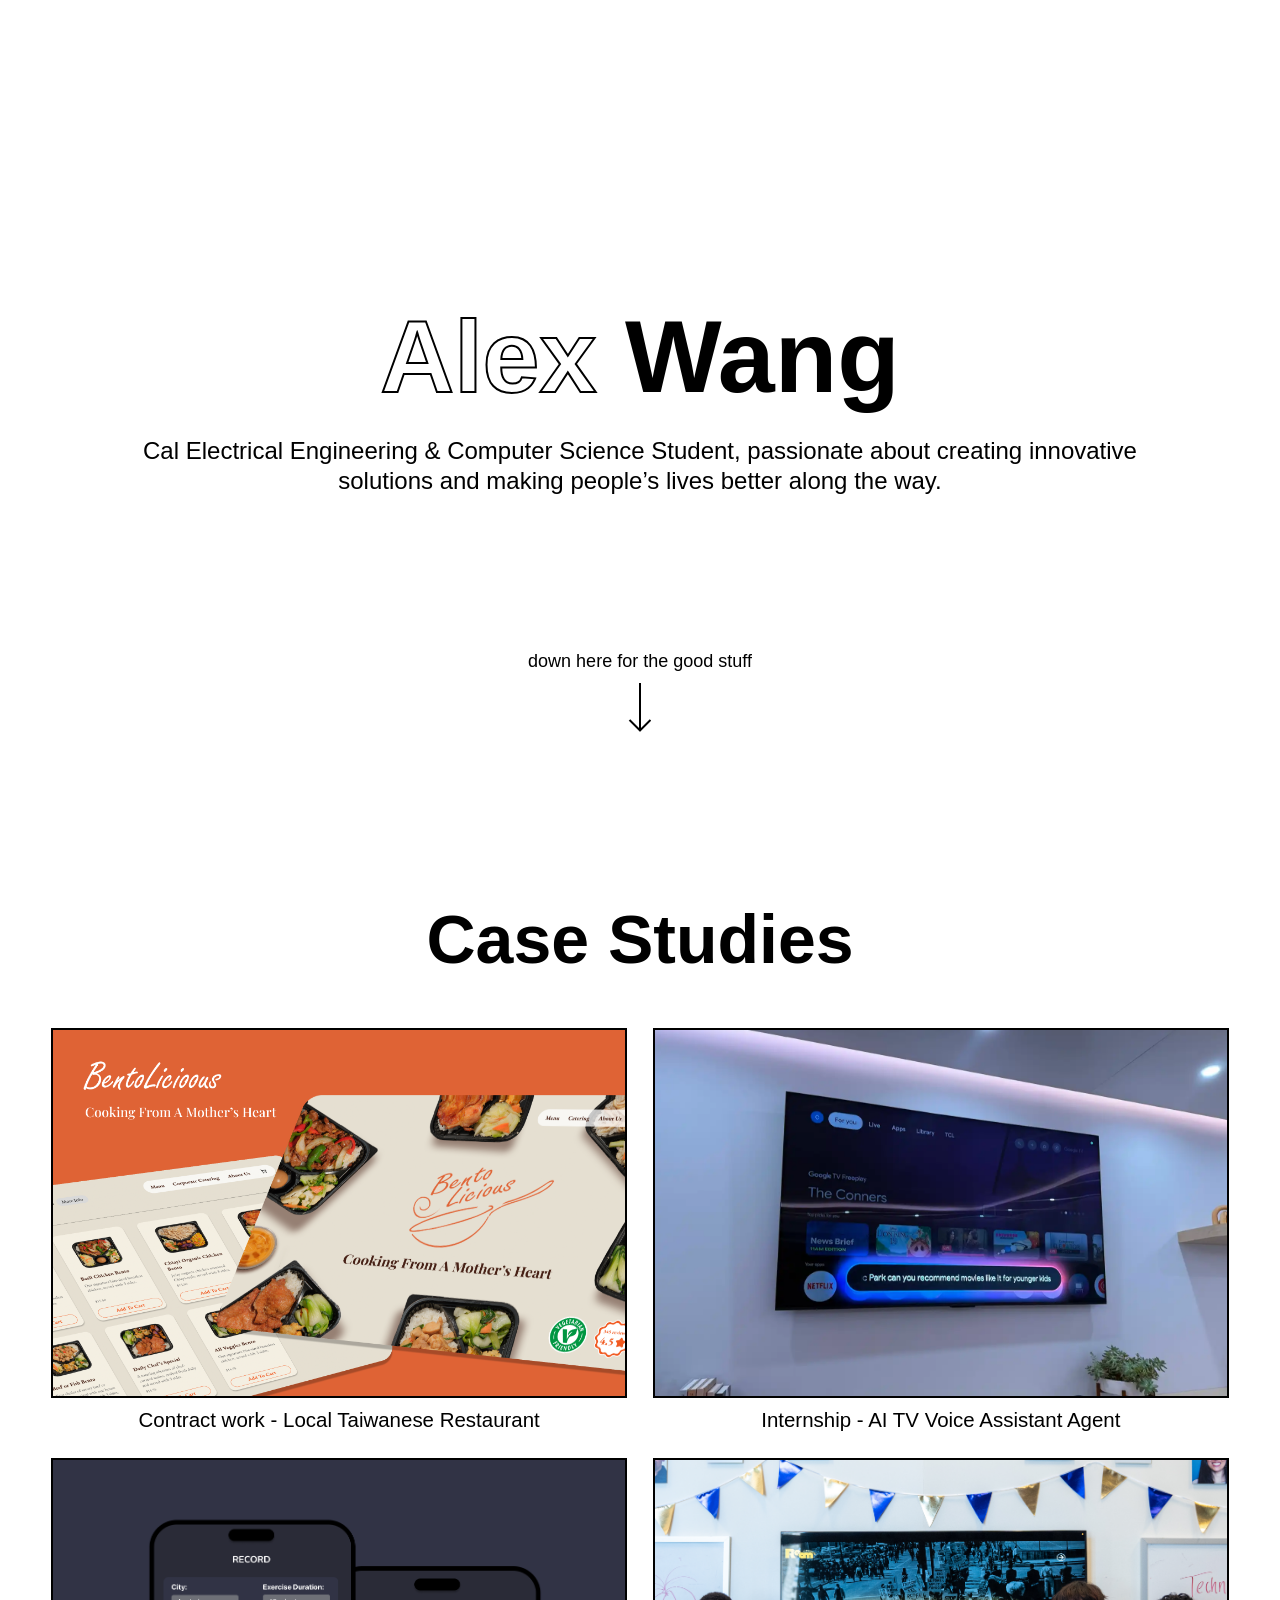
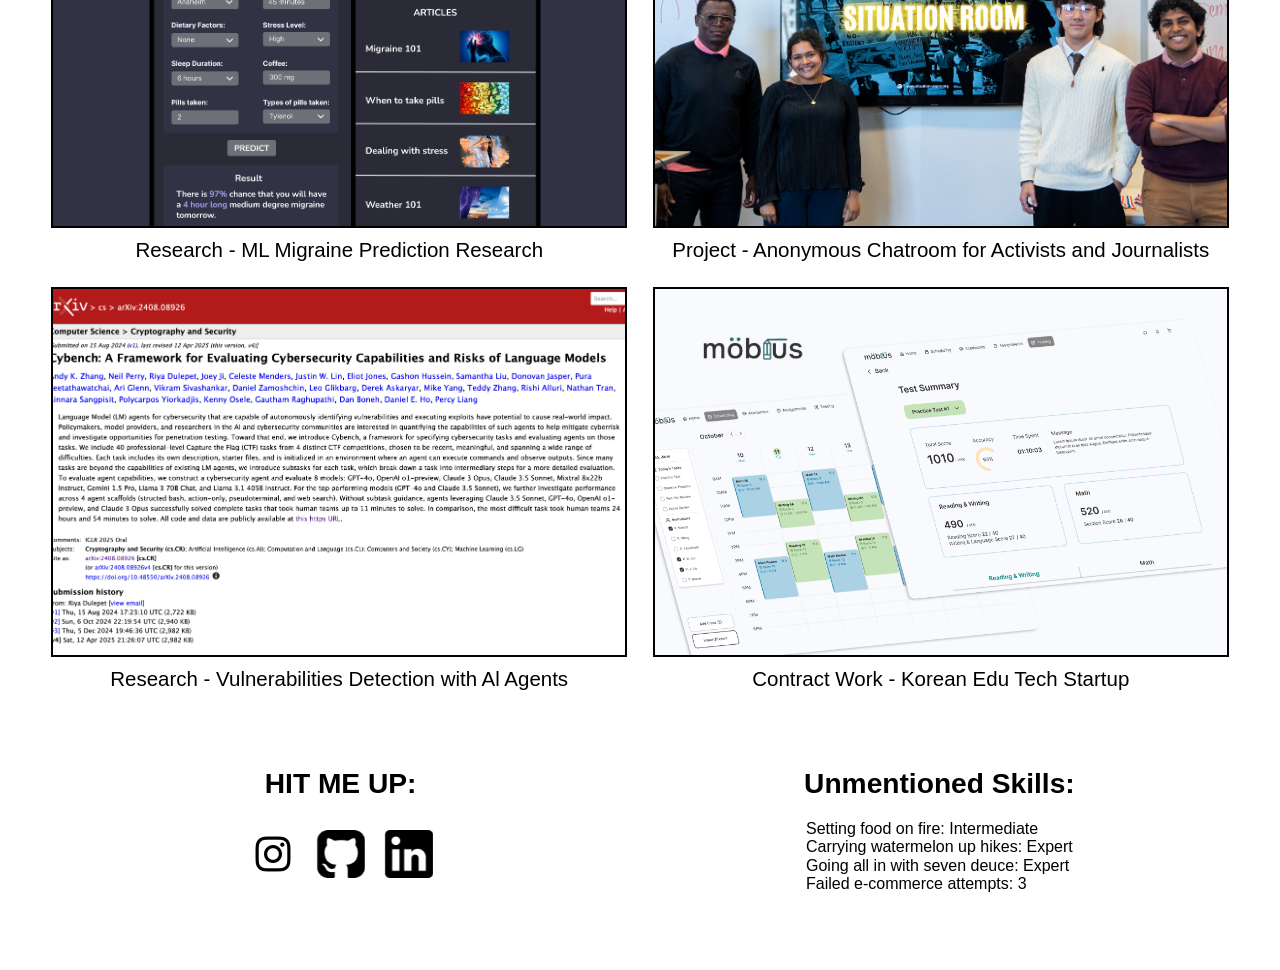
<file: index.html>
<!DOCTYPE html>
<html lang="en">

<head>
    <meta charset="UTF-8">
    <meta name="viewport" content="width=device-width, initial-scale=1.0">
    <title>Alex Wang</title>
    
    <!-- Open Graph / Social Media Preview -->
    <meta property="og:type" content="website">
    <meta property="og:title" content="Alex Wang - EECS Student & Product Developer">
    <meta property="og:description" content="Cal Electrical Engineering & Computer Science Student, passionate about creating innovative solutions and making people's lives better along the way.">
    <meta property="og:image" content="https://alecswang.github.io/images/portfolio-preview.png">
    <meta property="og:url" content="https://alecswang.github.io">
    <meta property="og:site_name" content="Alex Wang Portfolio">
    
    <!-- Twitter Card -->
    <meta name="twitter:card" content="summary_large_image">
    <meta name="twitter:title" content="Alex Wang - EECS Student & Product Developer">
    <meta name="twitter:description" content="Cal Electrical Engineering & Computer Science Student, passionate about creating innovative solutions and making people's lives better along the way.">
    <meta name="twitter:image" content="https://alecswang.github.io/images/portfolio-preview.png">
    
    <!-- Standard Meta -->
    <meta name="description" content="Cal Electrical Engineering & Computer Science Student, passionate about creating innovative solutions and making people's lives better along the way.">
    
    <link rel="stylesheet" href="./css/common.css">
    <link rel="stylesheet" href="./css/normalize.css">
    <link rel="stylesheet" href="./css/index.css">
</head>

<body class="css-transitions-only-after-page-load">
    <div id="root">
        <div class="striped-background"></div>
        <h1 id="name"><span>Alex</span> Wang</h1>
        <p id="introduction">Cal Electrical Engineering & Computer Science Student, passionate about creating innovative
            solutions and making people’s lives better along the way.</p>
        <div id="arrow-container">
            <p>down here for the good stuff</p>
            <img src="./images/arrow.png" alt="">
        </div>
    </div>
    <div id="project-container">
        <h2>Case Studies</h2>
        <ul>
            <li>
                <a href="./bentolicious.html" aria-label="Open Bentolicious case study">
                    <div class="image-container">
                        <div class="text-overlay" aria-hidden="true">
                            <div class="hover-content">
                                <h3>Bentolicious</h3>
                                <p class="hover-blurb">Pickup ordering redesign & low-fee checkout</p>
                                <span class="hover-cta">View case study</span>
                            </div>
                        </div>
                        <img src="./images/bentolicious.png" class="image2" alt="Bentolicious project screenshot"
                            loading="lazy">
                    </div>
                </a>
                <p class="image-title">Contract work - Local Taiwanese Restaurant</p>
            </li>
            <li>
                <a href="./ai-tv-voice-assistant.html" aria-label="Open AI TV Voice Assistant case study">
                    <div class="image-container">
                        <div class="text-overlay" aria-hidden="true">
                            <div class="hover-content">
                                <h3>AI TV Voice Assistant</h3>
                                <p class="hover-blurb">Voice-enabled assistant for connected TV — internship work</p>
                                <span class="hover-cta">View case study</span>
                            </div>
                        </div>
                        <img src="./images/tvagent.webp" class="image2" alt="AI TV project screenshot" loading="lazy">
                    </div>
                </a>
                <p class="image-title">Internship - AI TV Voice Assistant Agent</p>
            </li>
            <li>
                <a href="./mymigraine.html" aria-label="Open MyMigraine case study">
                    <div class="image-container">
                        <div class="text-overlay" aria-hidden="true">
                            <div class="hover-content">
                                <h3>MyMigraine</h3>
                                <p class="hover-blurb">Machine Learning / migraine research</p>
                                <span class="hover-cta">View case study</span>
                            </div>
                        </div>
                        <img src="./images/MyMigraine.png" class="image2" alt="MyMigraine project screenshot"
                            loading="lazy">
                    </div>
                </a>
                <p class="image-title">Research - ML Migraine Prediction Research</p>
            </li>
            <li>
                <a href="./situation-room.html" aria-label="Open Situation Room case study">
                    <div class="image-container">
                        <div class="text-overlay" aria-hidden="true">
                            <div class="hover-content">
                                <h3>Situation Room</h3>
                                <p class="hover-blurb">Anonymous Chatroom for early stage Activists & Journalists</p>
                                <span class="hover-cta">View case study</span>
                            </div>
                        </div>
                        <img src="./images/situation-room-title.jpg" class="image2" alt="Situation Room project screenshot"
                            loading="lazy">
                    </div>
                </a>
                <p class="image-title"> Project - Anonymous Chatroom for Activists and Journalists </p>
            </li>
            <li>
                <div class="image-container">
                    <div class="text-overlay" aria-hidden="true">
                        <div class="hover-content">
                            <h3>MobileCybench</h3>
                            <p class="hover-blurb">Developing AI Agents to detect vulnerabilities in Android mobile software</p>
                            <span class="hover-cta">Coming soon</span>
                        </div>
                    </div>
                    <img src="./images/cybench.png" class="image2" alt="Cybench project screenshot" loading="lazy">
                </div>
                <p class="image-title"> Research - Vulnerabilities Detection with Al Agents </p>
            </li>
             <li>
                <div class="image-container">
                    <div class="text-overlay" aria-hidden="true">
                        <div class="hover-content">
                            <h3>Mobius</h3>
                            <p class="hover-blurb">Korean Edu Tech startup work</p>
                            <span class="hover-cta">Coming soon</span>
                        </div>
                    </div>
                    <img src="./images/mobius.png" class="image2" alt="Mobius project screenshot" loading="lazy">
                </div>
                <p class="image-title"> Contract Work - Korean Edu Tech Startup </p>
            </li>
        </ul>
    </div>
    <div id="footer-wrapper">
        <footer>
            <div class="links-container">
                <h3 id="contactMe">HIT ME UP:</h3>
                <div class="social-links">
                    <!-- Instagram -->
                    <a href="https://www.instagram.com/alecs_wang/" class="social-icon" aria-label="Instagram">
                        <img src="./images/instagramLogoBlack.png" alt="Instagram black" class="black-version">
                        <img src="./images/instagramLogoColor.png" alt="Instagram color" class="color-version">
                    </a>

                    <!-- GitHub -->
                    <a href="https://github.com/alecswang" class="social-icon" aria-label="GitHub">
                        <img src="./images/githubLogoBlack.png" alt="GitHub black" class="black-version">
                        <img src="./images/githubLogoColor.png" alt="GitHub color" class="color-version">
                    </a>

                    <!-- LinkedIn -->
                    <a href="https://www.linkedin.com/in/alex-wang-967276262/" class="social-icon"
                        aria-label="LinkedIn">
                        <img src="./images/linkedinLogoBlack.png" alt="LinkedIn black" class="black-version">
                        <img src="./images/linkedinLogoColor.png" alt="LinkedIn color" class="color-version">
                    </a>
                </div>
            </div>

            <div id="skills-container">
                <h3 id="skills">Unmentioned Skills:</h3>
                <p>
                    Setting food on fire: Intermediate <br />
                    Carrying watermelon up hikes: Expert <br />
                    Going all in with seven deuce: Expert <br />
                    Failed e-commerce attempts: 3
                </p>
            </div>
        </footer>
    </div>

</body>
<script src="./js/index.js"></script>

</html>
</file>
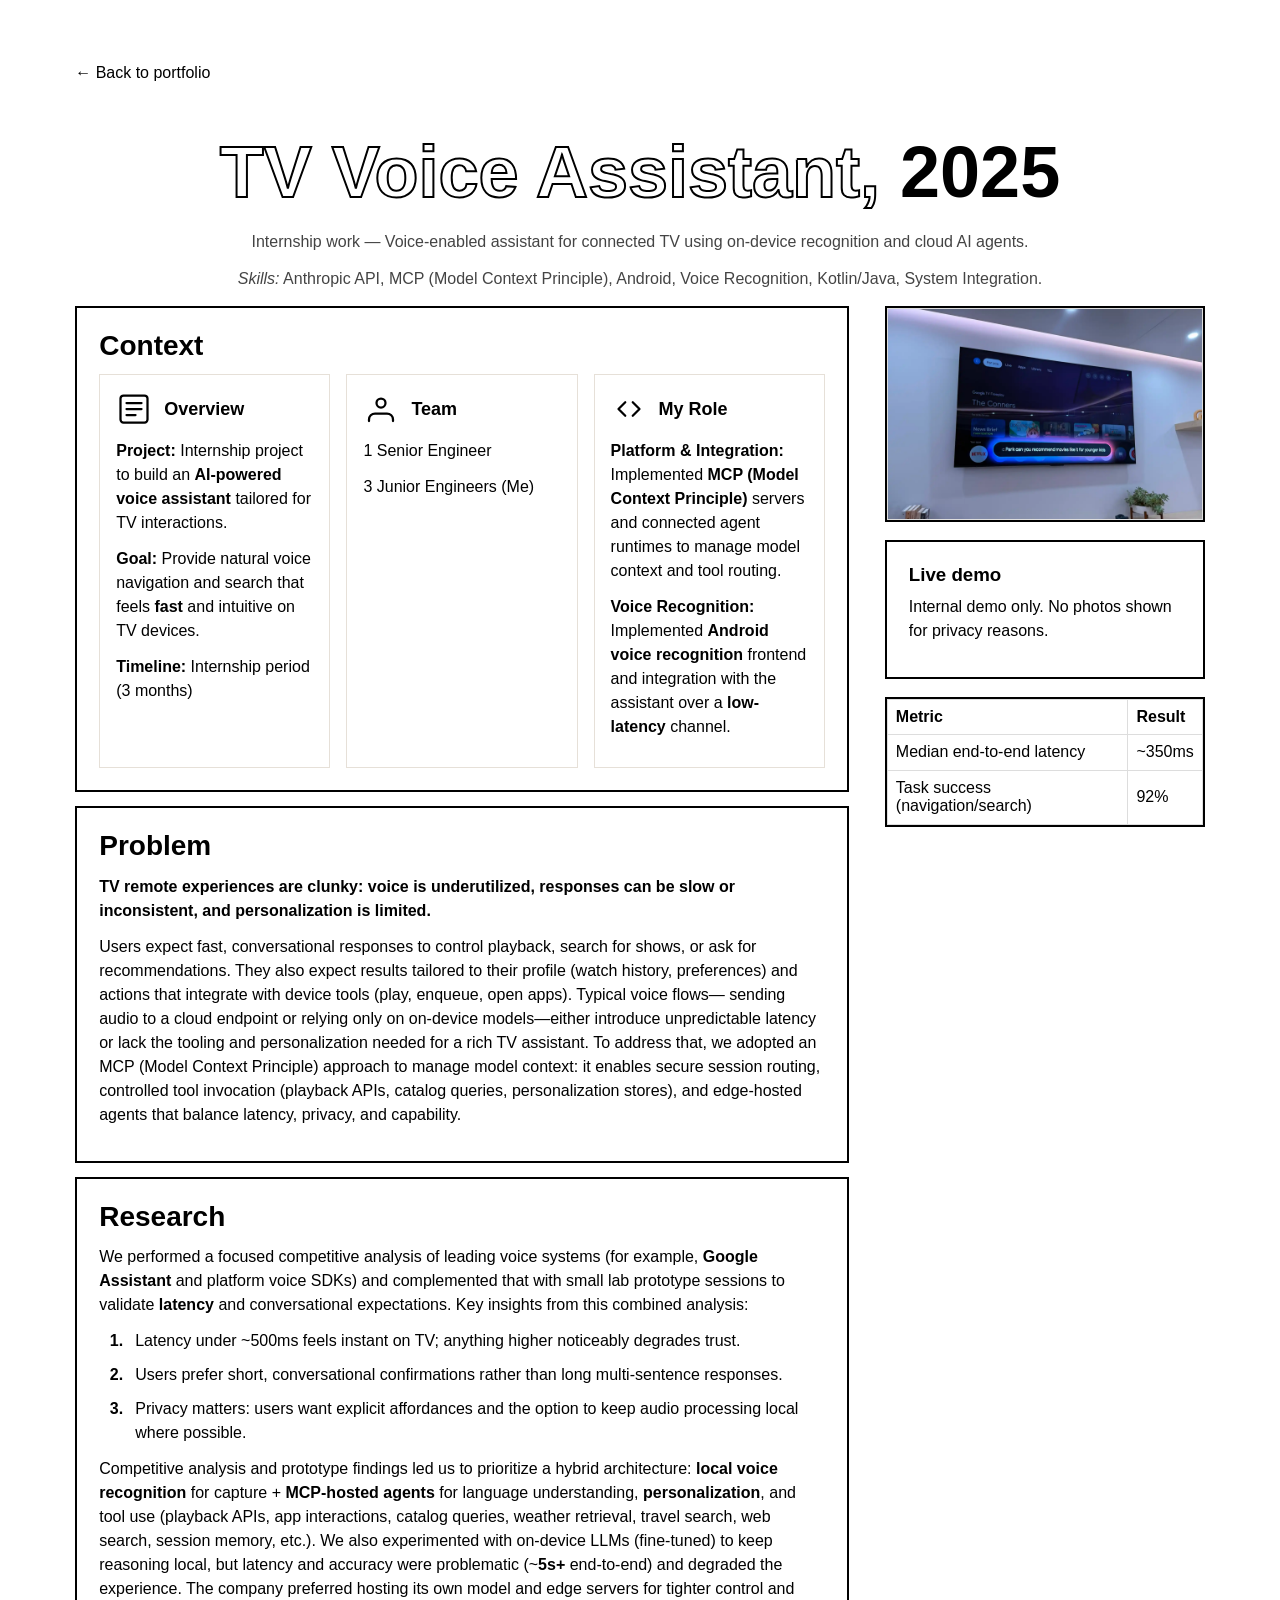
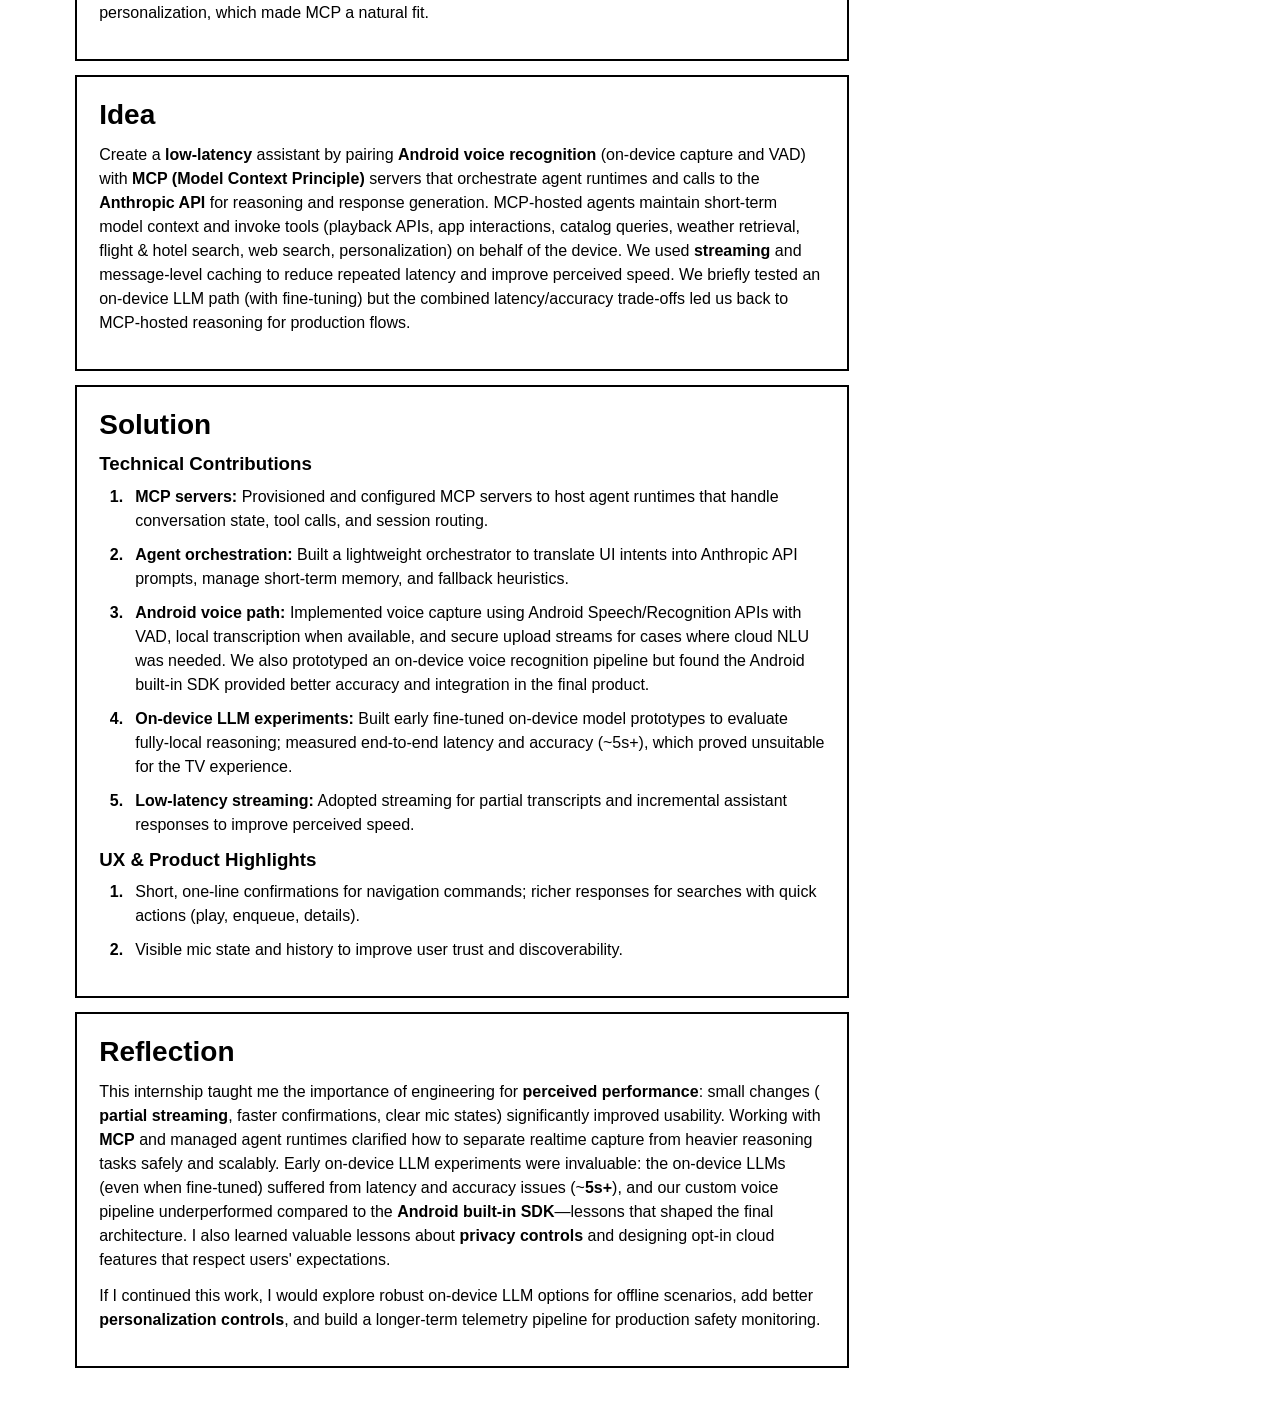
<file: ai-tv-voice-assistant.html>
<!DOCTYPE html>
<html lang="en">

<head>
    <meta charset="utf-8">
    <meta name="viewport" content="width=device-width,initial-scale=1">
    <title>AI TV Voice Assistant — Case Study</title>
    <link rel="stylesheet" href="./css/common.css">
    <link rel="stylesheet" href="./css/normalize.css">
    <link rel="stylesheet" href="./css/index.css">
    <style>
        /* Lightweight case-study specific tweaks matching the site aesthetic */

        body {
            display: block;
            font-family: Arial, Helvetica, sans-serif;
        }

        .case-container {
            width: min(92vw, 1000px);
            margin: 40px auto;
            padding: 24px;
        }

        #case-title {
            font-size: clamp(36px, 6vw, 72px);
            text-align: center;
            margin-bottom: 20px;
        }

        #case-title span {
            color: white;
            -webkit-text-stroke-width: 2px;
            -webkit-text-stroke-color: black;
        }

        .case-meta {
            text-align: center;
            color: #444;
            margin-bottom: 18px;
        }

        .case-grid {
            display: grid;
            grid-template-columns: 1fr;
            gap: 24px;
            align-items: start;
            grid-template-areas: "aside" "main";
        }

        /* ensure aside content is spaced evenly and adapts */
        .case-grid aside {
            display: flex;
            flex-direction: column;
            gap: 18px;
            align-items: stretch;
            grid-area: aside;
        }

        /* keep aside visible at the top on large screens */
        @media (min-width: 800px) {
            .case-grid aside {
                position: sticky;
                top: 20px;
            }
        }

        .case-grid aside .case-section {
            margin: 0;
        }

        @media (min-width: 800px) {
            .case-grid {
                grid-template-columns: 1fr 320px;
                gap: 32px;
                grid-template-areas: "main aside";
            }

            .case-container {
                width: min(92vw, 1100px);
            }
        }

        @media (min-width: 1200px) {
            .case-grid {
                grid-template-columns: 1fr 420px;
                gap: 36px;
            }

            .case-container {
                width: min(92vw, 1200px);
            }
        }

        .case-section {
            background: #fff;
            padding: 22px;
            border: 2px solid #000;
            margin-bottom: 14px;
        }

        .case-section h2 {
            margin: 0 0 12px 0;
            font-size: clamp(18px, 2.8vw, 28px);
        }

        .case-section h3,
        .case-section h4 {
            margin: 0 0 10px 0;
        }

        .case-section p,
        .case-section li,
        .case-section ol,
        .case-section ul {
            margin-bottom: 12px;
            line-height: 1.5;
        }

        /* Restore list markers for case study lists (override global reset) */
        /* Restore list markers for case study lists (override global reset) */
        .case-section ol {
            list-style: decimal outside;
            list-style-type: decimal;
            list-style-position: outside;
            padding-left: 1.75rem;
            margin-left: 0;
        }

        .case-section ul {
            list-style: disc outside;
            list-style-type: disc;
            list-style-position: outside;
            padding-left: 1.75rem;
            margin-left: 0;
        }

        .case-section ol li,
        .case-section ul li {
            display: list-item;
            margin-bottom: 10px;
        }

        /* marker styling (numbers/bullets) */
        .case-section li::marker {
            color: #000;
            font-weight: 600;
            font-size: 1em;
        }

        /* Fallback using CSS counters so markers appear even if global reset hides them */
        .case-section ol {
            counter-reset: cs-counter;
        }

        .case-section ol li {
            counter-increment: cs-counter;
            position: relative;
        }

        .case-section ol li::before {
            content: counter(cs-counter) ".";
            position: absolute;
            left: -1.5rem;
            width: 1.25rem;
            text-align: right;
            color: #000;
            font-weight: 600;
            display: inline-block;
        }

        .case-section ul li::before {
            content: "•";
            position: absolute;
            left: -1.25rem;
            width: 1rem;
            text-align: center;
            color: #000;
            font-weight: 600;
            display: inline-block;
        }

        .case-section ol li,
        .case-section ul li {
            padding-left: 0.5rem;
        }

        .context-cards {
            display: grid;
            grid-template-columns: 1fr;
            gap: 16px;
        }

        @media(min-width:720px) {
            .context-cards {
                grid-template-columns: repeat(3, 1fr);
            }
        }

        .context-card {
            background: #fff;
            border: 1px solid #e6e0d8;
            padding: 16px;
            display: flex;
            flex-direction: column;
            gap: 12px;
        }

        .card-head {
            display: flex;
            align-items: center;
            gap: 12px;
        }

        .card-head h4 {
            margin: 0;
            font-size: 18px;
        }


        .card-icon {
            flex: 0 0 auto;
        }

        .muted {
            color: #666;
            font-size: 0.95em;
        }

        .case-image {
            display: block;
            max-width: 100%;
            height: auto;
            border: 1px solid #ddd;
            margin-bottom: 12px;
        }

        .sidebyside-images {
            display: flex;
            gap: 12px;
            align-items: flex-start;
        }

        .sidebyside-item {
            width: 50%;
            overflow: hidden;
        }

        .sidebyside-item .case-image {
            width: 100%;
            height: auto;
            object-fit: contain;
        }

        @media(max-width:700px) {
            .sidebyside-images {
                flex-direction: column;
            }

            .sidebyside-item {
                width: 100%;
            }
        }

        aside {
            display: flex;
            flex-direction: column;
            gap: 18px;
            align-items: stretch;
            grid-area: aside;
        }

        @media(min-width:800px) {
            aside {
                position: sticky;
                top: 20px;
            }
        }

        @media(min-width:800px) {
            .case-grid {
                grid-template-columns: 1fr 320px;
            }
        }

        /* Table styles (match Bentolicious): full-width, simple black-on-white borders */
        table {
            width: 100%;
            border-collapse: collapse;
        }

        table th,
        table td {
            border: 1px solid #ddd;
            padding: 8px;
            text-align: left;
        }

        table th {
            font-weight: 700;
        }
    </style>
</head>

<body>
    <div class="case-container">
        <a class="back-link" href="./index.html">← Back to portfolio</a>
        <h1 id="case-title"><span>TV Voice Assistant,</span> 2025</h1>
        <p class="case-meta">Internship work — Voice-enabled assistant for connected TV using on-device recognition and
            cloud AI agents.</p>
        <p class="case-meta"><em>Skills:</em> Anthropic API, MCP (Model Context Principle), Android, Voice Recognition,
            Kotlin/Java, System Integration.</p>
        <div class="case-grid">
            <div class="main-area">
                <section class="case-section">
                    <h2>Context</h2>
                    <div class="context-cards" role="group" aria-label="Project context: overview, team, role">
                        <div class="context-card">
                            <div class="card-head">
                                <svg class="card-icon" width="36" height="36" viewBox="0 0 24 24" fill="none"
                                    xmlns="http://www.w3.org/2000/svg" aria-hidden="true">
                                    <rect x="3" y="3" width="18" height="18" rx="2" stroke="#000" stroke-width="1.5"
                                        fill="#fff" />
                                    <path d="M7 8h10" stroke="#000" stroke-width="1.5" stroke-linecap="round" />
                                    <path d="M7 12h10" stroke="#000" stroke-width="1.5" stroke-linecap="round" />
                                    <path d="M7 16h6" stroke="#000" stroke-width="1.5" stroke-linecap="round" />
                                </svg>
                                <h4>Overview</h4>
                            </div>
                            <div class="card-body">
                                <p><strong>Project:</strong> Internship project to build an <strong>AI-powered voice
                                        assistant</strong>
                                    tailored for TV interactions.</p>
                                <p><strong>Goal:</strong> Provide natural voice navigation and search that feels
                                    <strong>fast</strong>
                                    and intuitive on TV devices.</p>
                                <p><strong>Timeline:</strong> Internship period (3 months)</p>
                            </div>
                        </div>

                        <div class="context-card">
                            <div class="card-head">
                                <svg class="card-icon" width="36" height="36" viewBox="0 0 24 24" fill="none"
                                    xmlns="http://www.w3.org/2000/svg" aria-hidden="true">
                                    <circle cx="12" cy="8" r="3" stroke="#000" stroke-width="1.5" fill="#fff" />
                                    <path d="M4 20v-1a4 4 0 0 1 4-4h8a4 4 0 0 1 4 4v1" stroke="#000" stroke-width="1.5"
                                        stroke-linecap="round" stroke-linejoin="round" />
                                </svg>
                                <h4>Team</h4>
                            </div>
                            <div class="card-body">
                                <p>1 Senior Engineer</p>
                                <p>3 Junior Engineers (Me)</p>
                            </div>
                        </div>

                        <div class="context-card">
                            <div class="card-head">
                                <svg class="card-icon" width="36" height="36" viewBox="0 0 24 24" fill="none"
                                    xmlns="http://www.w3.org/2000/svg" aria-hidden="true">
                                    <path d="M9.5 7.5L5 12l4.5 4.5" stroke="#000" stroke-width="1.5"
                                        stroke-linecap="round" stroke-linejoin="round" fill="none" />
                                    <path d="M14.5 7.5L19 12l-4.5 4.5" stroke="#000" stroke-width="1.5"
                                        stroke-linecap="round" stroke-linejoin="round" fill="none" />
                                </svg>
                                <h4>My Role</h4>
                            </div>
                            <div class="card-body">
                                <p><strong>Platform & Integration:</strong> Implemented <strong>MCP (Model Context
                                        Principle)</strong> servers and connected agent runtimes to manage model context
                                    and tool routing.</p>
                                <p><strong>Voice Recognition:</strong> Implemented <strong>Android voice
                                        recognition</strong> frontend and integration with the assistant over a
                                    <strong>low-latency</strong> channel.</p>
                            </div>
                        </div>
                    </div>
                </section>

                <section class="case-section">
                    <h2>Problem</h2>
                    <p><strong>TV remote experiences are clunky: voice is underutilized, responses can be slow or
                            inconsistent, and <strong>personalization</strong> is limited.</strong></p>
                    <p>Users expect fast, conversational responses to control playback, search for shows, or ask for
                        recommendations. They also expect results tailored to their profile (watch history, preferences)
                        and actions that integrate with device tools (play, enqueue, open apps). Typical voice flows—
                        sending audio to a cloud endpoint or relying only on on-device models—either
                        introduce unpredictable latency or lack the tooling and personalization needed for a rich TV
                        assistant. To address that, we adopted an MCP (Model Context Principle) approach to manage model
                        context: it enables secure session routing, controlled tool invocation (playback APIs,
                        catalog queries, personalization stores), and edge-hosted agents that balance latency,
                        privacy, and capability.</p>
                </section>

                <section class="case-section">
                    <h2>Research</h2>
                    <p>We performed a focused competitive analysis of
                        leading voice systems (for example, <strong>Google Assistant</strong> and platform voice SDKs)
                        and complemented
                        that with small lab prototype sessions to validate <strong>latency</strong> and conversational
                        expectations.
                        Key insights from this combined analysis:</p>
                    <ol>
                        <li>Latency under ~500ms feels instant on TV; anything higher noticeably degrades trust.</li>
                        <li>Users prefer short, conversational confirmations rather than long multi-sentence responses.
                        </li>
                        <li>Privacy matters: users want explicit affordances and the option to keep audio processing
                            local where possible.</li>
                    </ol>
                    <p class="case-note">Competitive analysis and prototype findings led us to prioritize a hybrid
                        architecture: <strong>local voice recognition</strong> for capture + <strong>MCP-hosted
                            agents</strong> for language
                        understanding, <strong>personalization</strong>, and tool use (playback APIs, app interactions,
                        catalog
                        queries, weather retrieval, travel search, web search, session memory, etc.). We also
                        experimented with on-device LLMs (fine-tuned) to keep reasoning local, but latency and
                        accuracy were problematic (~<strong>5s+</strong> end-to-end) and degraded the experience. The
                        company preferred hosting its own model and edge servers for tighter control and
                        personalization, which made MCP a natural fit.</p>
                </section>

                <section class="case-section">
                    <h2>Idea</h2>
                    <p>Create a <strong>low-latency</strong> assistant by pairing <strong>Android voice
                            recognition</strong> (on-device capture and VAD)
                        with <strong>MCP (Model Context Principle)</strong> servers that orchestrate agent runtimes and
                        calls to the
                        <strong>Anthropic API</strong> for reasoning and response generation. MCP-hosted agents maintain
                        short-term model
                        context and invoke tools (playback APIs, app interactions, catalog queries, weather
                        retrieval, flight & hotel search, web search, personalization) on behalf of the device.
                        We used <strong>streaming</strong> and message-level caching to reduce repeated latency and
                        improve
                        perceived speed. We briefly tested an on-device LLM path (with fine-tuning) but the
                        combined latency/accuracy trade-offs led us back to MCP-hosted reasoning for production
                        flows.
                    </p>
                </section>

                <section class="case-section">
                    <h2>Solution</h2>
                    <h3>Technical Contributions</h3>
                    <ol>
                        <li><strong>MCP servers:</strong> Provisioned and configured MCP servers to host agent runtimes
                            that handle conversation state, tool calls, and session routing.</li>
                        <li><strong>Agent orchestration:</strong> Built a lightweight orchestrator to translate UI
                            intents into Anthropic API prompts, manage short-term memory, and fallback heuristics.</li>
                        <li><strong>Android voice path:</strong> Implemented voice capture using Android
                            Speech/Recognition APIs with VAD, local transcription when available, and secure upload
                            streams for cases where cloud NLU was needed. We also prototyped an on-device voice
                            recognition pipeline but found the Android built-in SDK provided better accuracy and
                            integration in the final product.</li>
                        <li><strong>On-device LLM experiments:</strong> Built early fine-tuned on-device model
                            prototypes to evaluate fully-local reasoning; measured end-to-end latency and accuracy
                            (~5s+), which proved unsuitable for the TV experience.</li>
                        <li><strong>Low-latency streaming:</strong> Adopted streaming for partial transcripts and
                            incremental assistant responses to improve perceived speed.</li>
                    </ol>

                    <h3>UX & Product Highlights</h3>
                    <ol>
                        <li>Short, one-line confirmations for navigation commands; richer responses for searches with
                            quick actions (play, enqueue, details).</li>
                        <li>Visible mic state and history to improve user trust and discoverability.</li>
                    </ol>
                </section>

                <!-- metrics moved to aside -->

                <section class="case-section">
                    <h2>Reflection</h2>
                    <p>This internship taught me the importance of engineering for <strong>perceived
                            performance</strong>:
                        small changes ( <strong>partial streaming</strong>, faster confirmations, clear mic states)
                        significantly improved usability. Working with <strong>MCP</strong> and managed agent runtimes
                        clarified how to separate realtime capture from heavier reasoning tasks safely and scalably.
                        Early on-device LLM experiments were invaluable: the on-device LLMs (even when fine-tuned)
                        suffered from latency and accuracy issues (~<strong>5s+</strong>), and our custom voice pipeline
                        underperformed compared to the <strong>Android built-in SDK</strong>—lessons that shaped the
                        final architecture. I also learned valuable lessons about <strong>privacy controls</strong> and
                        designing opt-in cloud features that respect users' expectations.</p>
                    <p>If I continued this work, I would explore robust on-device LLM options for offline scenarios,
                        add better <strong>personalization controls</strong>, and build a longer-term telemetry pipeline
                        for production safety monitoring.</p>
                </section>
            </div>

            <aside>
                <div class="case-section" style="padding:0; margin:0;">
                    <img class="case-image" style="padding:0; margin:0;" src="./images/tvagent.webp"
                        alt="AI TV Assistant Reference Photo" loading="lazy">
                </div>

                <div class="case-section">
                    <h3>Live demo</h3>
                    <p>Internal demo only. No photos shown for privacy reasons.</p>
                </div>

                <div class="case-section" style="padding:0; margin:0;">
                    <table>
                        <thead>
                            <tr>
                                <th>Metric</th>
                                <th>Result</th>
                            </tr>
                        </thead>
                        <tbody>
                            <tr>
                                <td>Median end-to-end latency</td>
                                <td>~350ms</td>
                            </tr>
                            <tr>
                                <td>Task success (navigation/search)</td>
                                <td>92%</td>
                            </tr>
                        </tbody>
                    </table>
                </div>
            </aside>
        </div>
    </div>
</body>

</html>
</file>
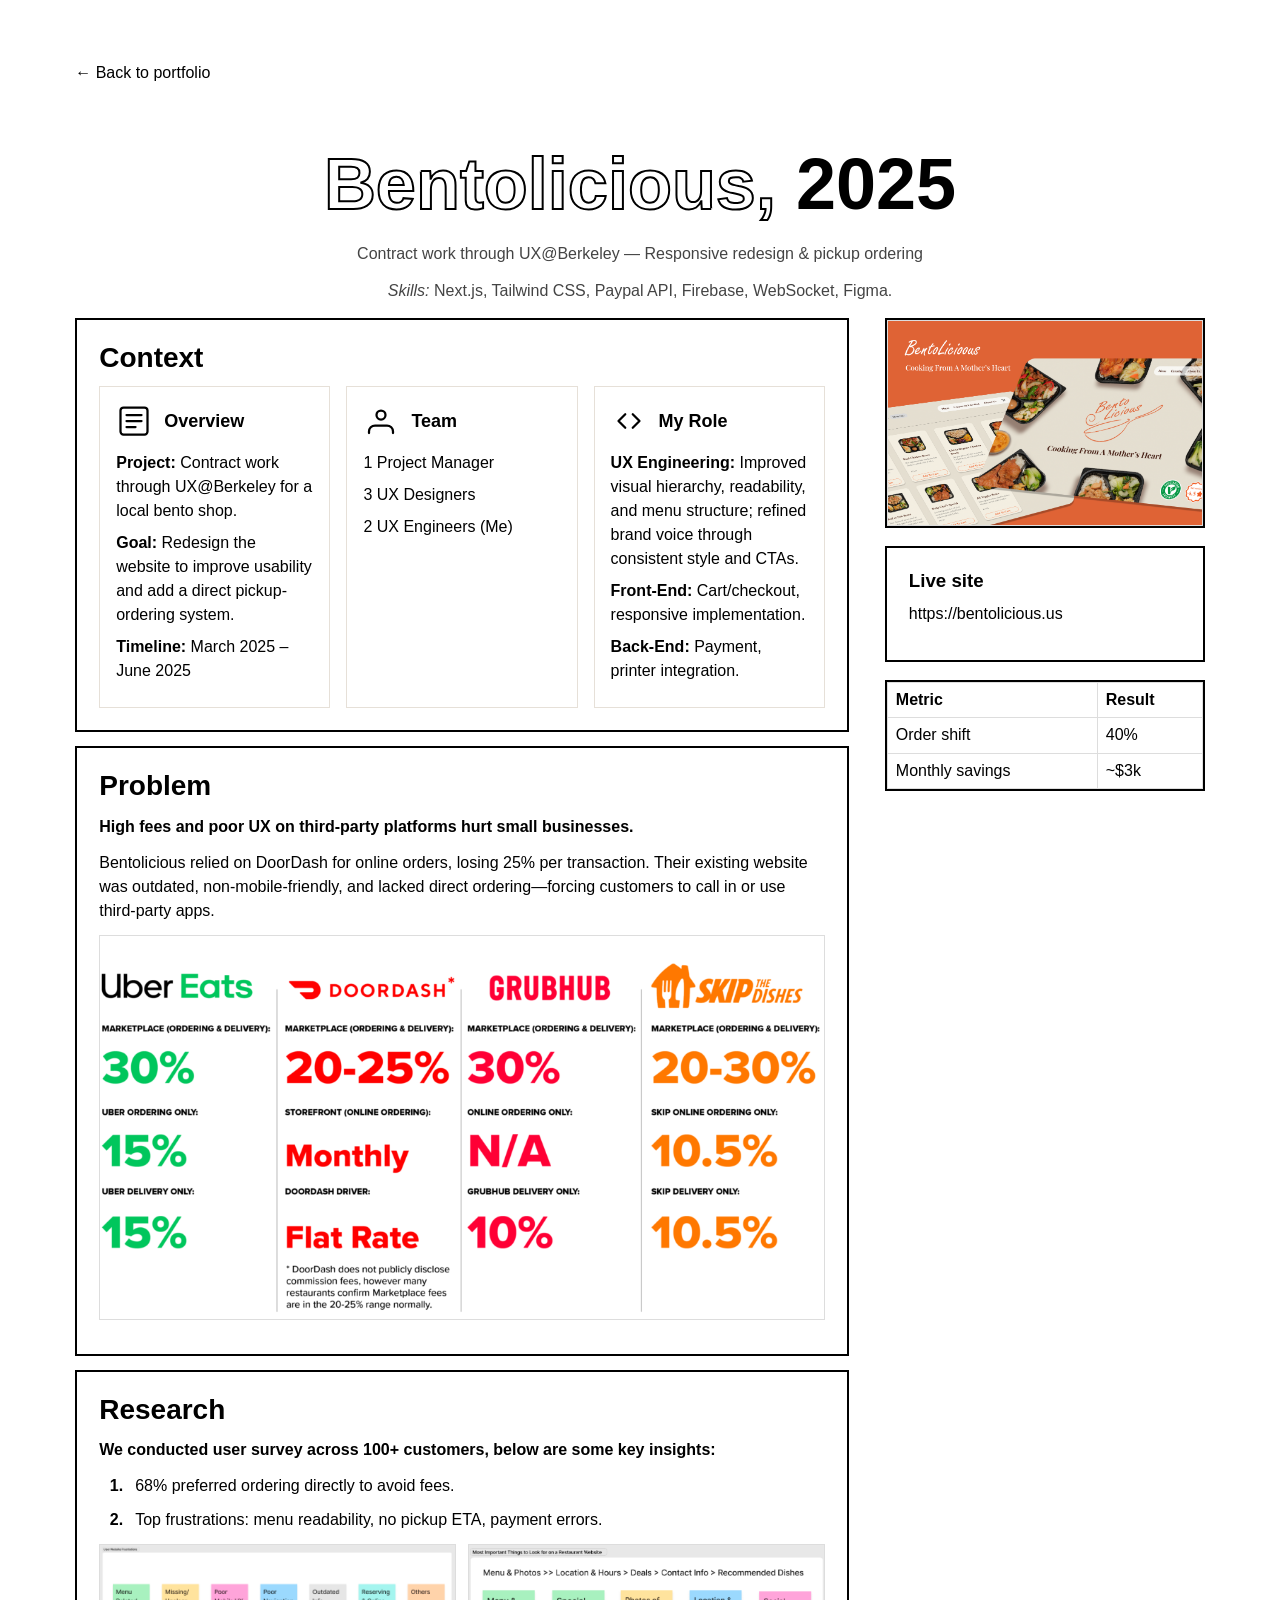
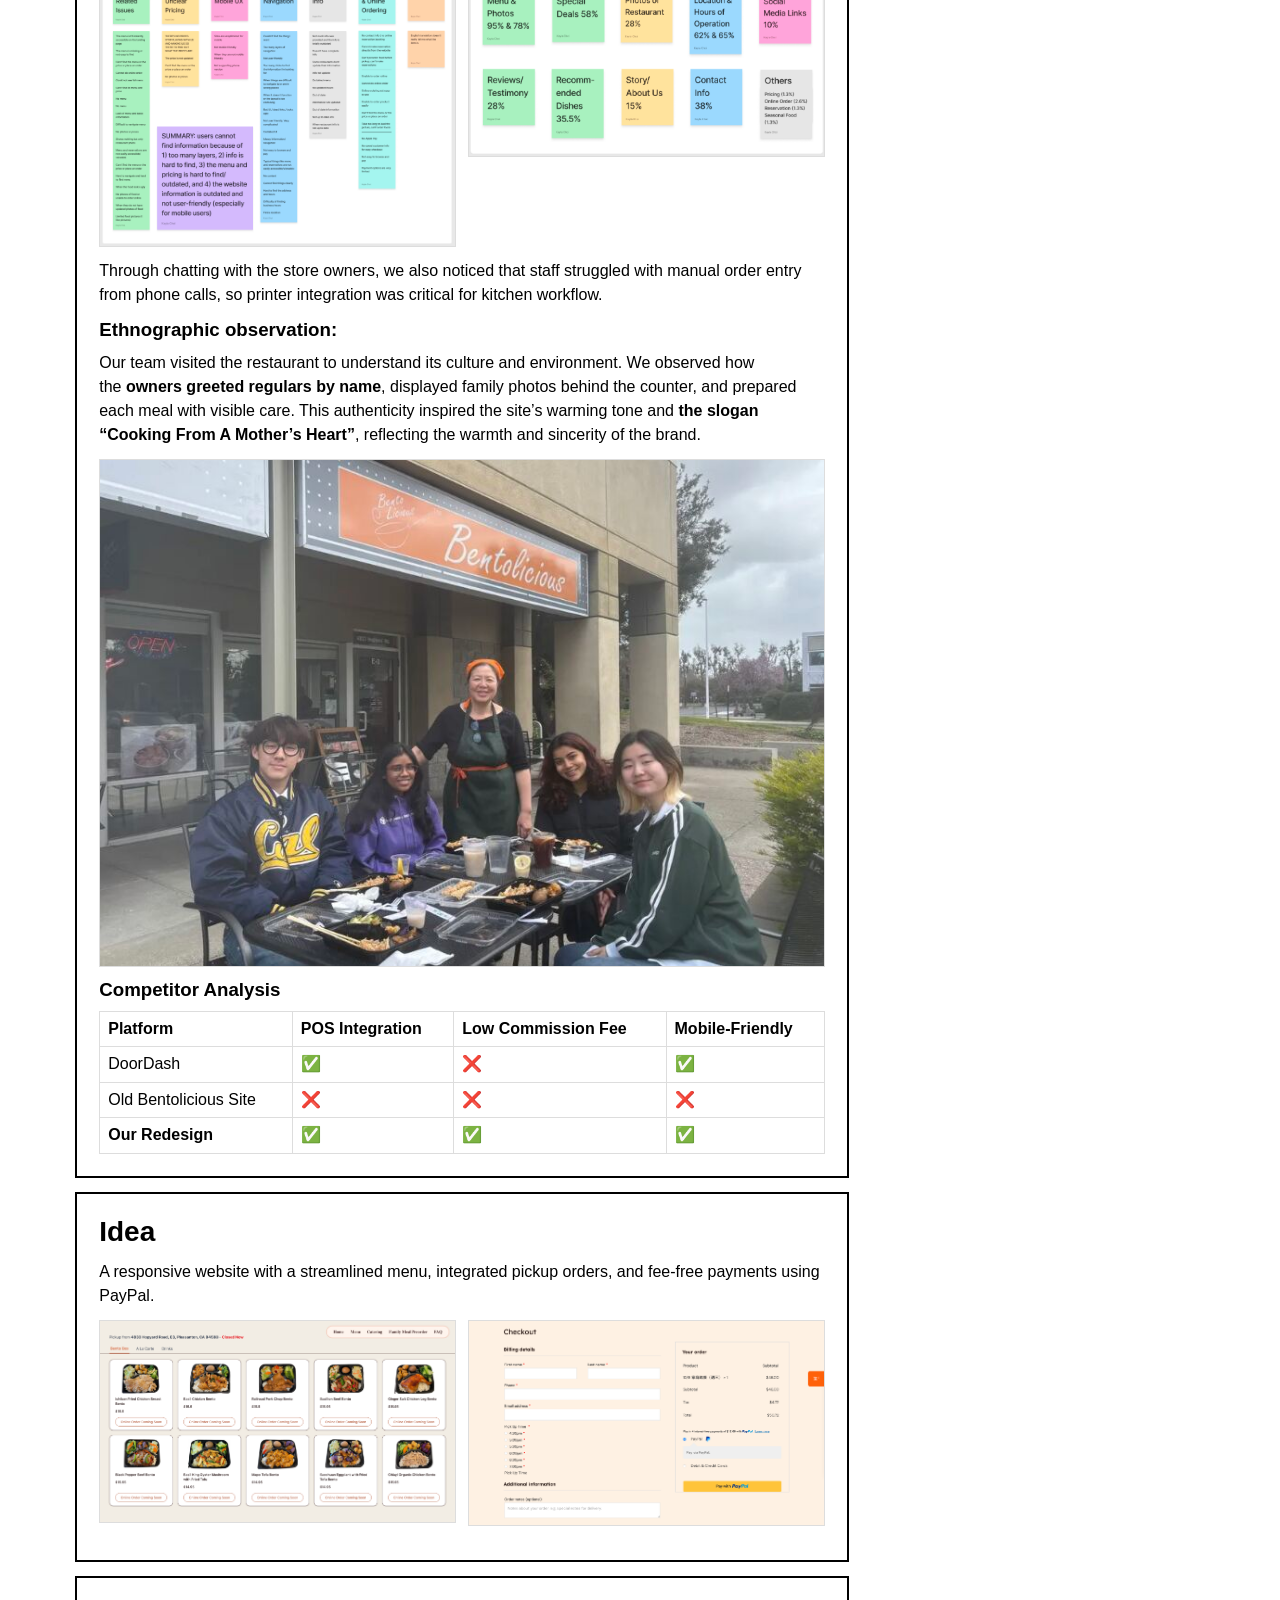
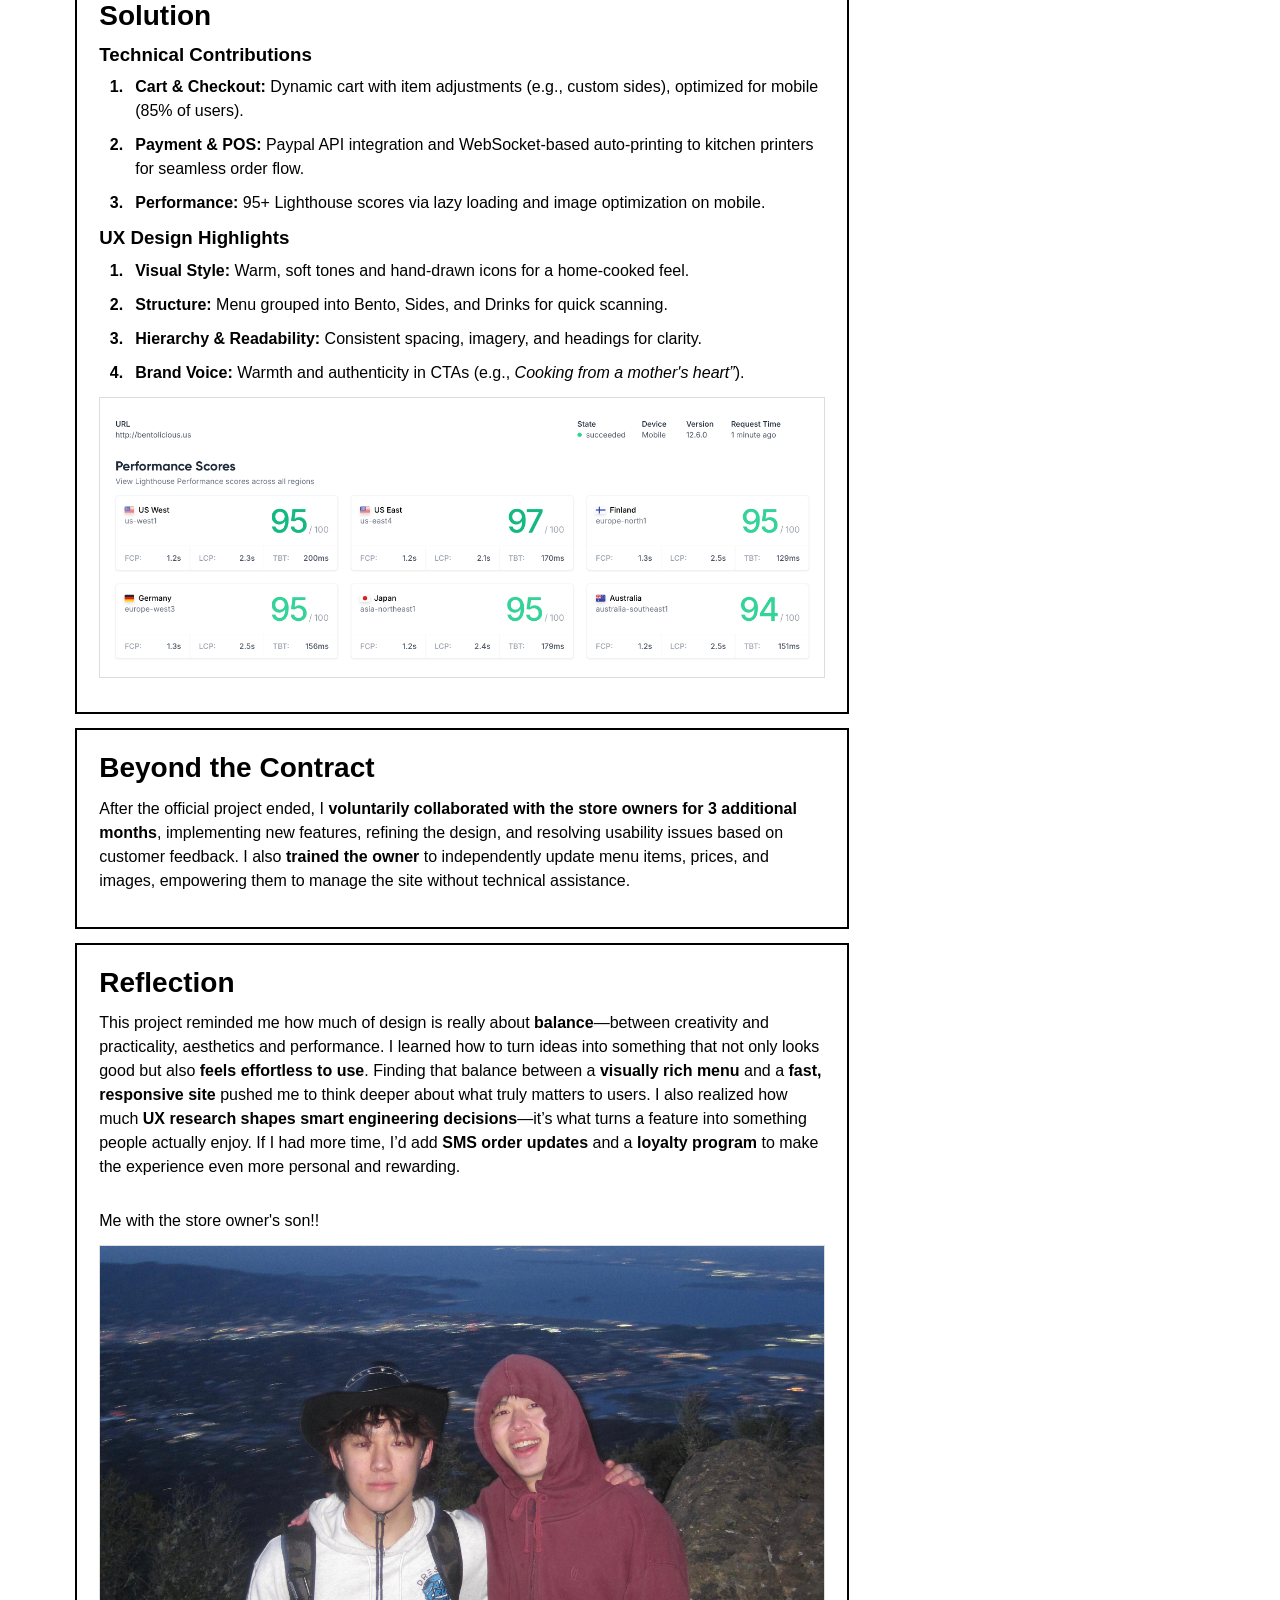
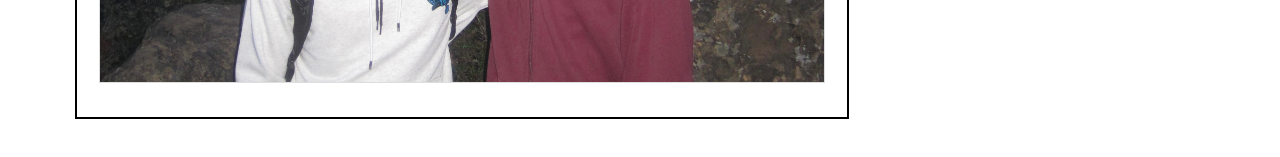
<file: bentolicious.html>
<!DOCTYPE html>
<html lang="en">

<head>
    <meta charset="utf-8">
    <meta name="viewport" content="width=device-width,initial-scale=1">
    <title>Bentolicious — Case Study</title>
    <link rel="stylesheet" href="./css/common.css">
    <link rel="stylesheet" href="./css/normalize.css">
    <link rel="stylesheet" href="./css/index.css">
    <style>
        /* Case study specific tweaks that follow the existing aesthetic */
        body {
            display: block;
            font-family: Arial, Helvetica, sans-serif;
        }

        .case-container {
            width: min(92vw, 1000px);
            margin: 40px auto;
            padding: 24px;
        }

        #case-title {
            font-size: clamp(36px, 6vw, 72px);
            text-align: center;
            margin-bottom: 20px;
        }

        #case-title span {
            color: white;
            -webkit-text-stroke-width: 2px;
            -webkit-text-stroke-color: black;
        }

        .case-meta {
            text-align: center;
            color: #444;
            margin-bottom: 18px;
        }

        .case-grid {
            display: grid;
            grid-template-columns: 1fr;
            gap: 24px;
            align-items: start;
            grid-template-areas: "aside" "main";
        }

        /* make left/right balanced and adaptive on wider screens */
        @media (min-width: 800px) {
            .case-grid {
                grid-template-columns: 1fr minmax(300px, 420px);
                gap: 32px;
                grid-template-areas: "main aside";
            }

            .case-container {
                width: min(92vw, 1100px);
            }
        }

        @media (min-width: 1200px) {
            .case-grid {
                grid-template-columns: 1fr 420px;
                gap: 36px;
            }

            .case-container {
                width: min(92vw, 1200px);
            }
        }

        .case-section {
            background: #fff;
            padding: 22px;
            border: 2px solid #000;
            margin-bottom: 14px;
        }

        /* spacing for headings and text for better vertical rhythm */
        .case-section h2 {
            margin: 0 0 12px 0;
            font-size: clamp(18px, 2.8vw, 28px);
        }

        .case-section h3,
        .case-section h4 {
            margin: 0 0 10px 0;
        }

        .case-section p,
        .case-section li,
        .case-section ol,
        .case-section ul {
            margin-bottom: 12px;
            line-height: 1.5;
        }

        /* Restore list markers for case study lists (override global reset) */
        /* Restore list markers for case study lists (override global reset) */
        .case-section ol {
            list-style: decimal outside;
            list-style-type: decimal;
            list-style-position: outside;
            padding-left: 1.75rem;
            margin-left: 0;
        }

        .case-section ul {
            list-style: disc outside;
            list-style-type: disc;
            list-style-position: outside;
            padding-left: 1.75rem;
            margin-left: 0;
        }

        .case-section ol li,
        .case-section ul li {
            display: list-item;
            margin-bottom: 10px;
        }

        /* marker styling (numbers/bullets) */
        .case-section li::marker {
            color: #000;
            font-weight: 600;
            font-size: 1em;
        }

        /* Fallback using CSS counters so markers appear even if global reset hides them */
        .case-section ol {
            counter-reset: cs-counter;
        }

        .case-section ol li {
            counter-increment: cs-counter;
            position: relative;
        }

        .case-section ol li::before {
            content: counter(cs-counter) ".";
            position: absolute;
            left: -1.5rem;
            width: 1.25rem;
            text-align: right;
            color: #000;
            font-weight: 600;
            display: inline-block;
        }

        .case-section ul li::before {
            content: "•";
            position: absolute;
            left: -1.25rem;
            width: 1rem;
            text-align: center;
            color: #000;
            font-weight: 600;
            display: inline-block;
        }

        .case-section ol li,
        .case-section ul li {
            padding-left: 0.5rem;
        }

        /* Context 3-column inline layout */
        /* Context cards layout (polished) */
        .context-cards {
            display: grid;
            grid-template-columns: 1fr;
            gap: 16px;
        }

        @media (min-width: 720px) {
            .context-cards {
                grid-template-columns: repeat(3, 1fr);
            }
        }

        .context-card {
            background: #fff;
            border: 1px solid #e6e0d8;
            padding: 16px;
            display: flex;
            flex-direction: column;
            gap: 12px;
        }

        @media (min-width: 720px) {
            .context-card {
                min-height: 160px;
            }
        }

        .card-head {
            display: flex;
            align-items: center;
            gap: 12px;
        }

        .card-icon {
            flex: 0 0 auto;
        }

        .card-head h4 {
            margin: 0;
            font-size: 18px;
        }

        .card-body p {
            margin: 0 0 8px 0;
        }

        .muted {
            color: #666;
            font-size: 0.95em;
        }

        .case-image {
            display: block;
            max-width: 100%;
            height: auto;
            border: 1px solid #ddd;
            margin-bottom: 12px;
        }

        /* Research images side-by-side on wider screens; keep same height and avoid cropping */
        .sidebyside-images {
            display: flex;
            gap: 12px;
            align-items: flex-start;
        }

        .sidebyside-item {
            width: 50%;
            overflow: hidden;
        }

        .sidebyside-item .case-image {
            width: 100%;
            height: auto;
            display: block;
            object-fit: contain;
        }

        @media (max-width: 700px) {
            .sidebyside-images {
                flex-direction: column;
            }

            .sidebyside-item {
                width: 100%;
            }
        }

        .placeholder {
            background: linear-gradient(135deg, #f6f0e9, #efe7dd);
            display: flex;
            align-items: center;
            justify-content: center;
            color: #444;
            font-weight: 700;
        }

        /* ensure aside content is spaced evenly and adapts */
        .case-grid aside {
            display: flex;
            flex-direction: column;
            gap: 18px;
            align-items: stretch;
            grid-area: aside;
        }

        .main-area {
            grid-area: main;
        }

        /* keep aside visible at the top on large screens */
        @media (min-width: 800px) {
            .case-grid aside {
                position: sticky;
                top: 20px;
            }
        }

        .case-grid aside .case-section {
            margin: 0;
        }

        table {
            width: 100%;
            border-collapse: collapse;
        }

        table th,
        table td {
            border: 1px solid #ddd;
            padding: 8px;
            text-align: left;
        }

        .back-link {
            display: inline-block;
            margin-bottom: 12px;
        }

        @media(min-width:800px) {
            .case-grid {
                grid-template-columns: 1fr 320px;
            }
        }
    </style>
</head>

<body>
    <div class="case-container">
        <a class="back-link" href="./index.html">← Back to portfolio</a>
        <h1 id="case-title"><span>Bentolicious,</span> 2025</h1>
        <p class="case-meta">Contract work through UX@Berkeley — Responsive redesign & pickup ordering</p>
        <p class="case-meta"><em>Skills:</em> Next.js, Tailwind CSS, Paypal API, Firebase, WebSocket, Figma.</p>
        <div class="case-grid">
            <div class="main-area">
                <section class="case-section">
                    <h2>Context</h2>
                    <!-- Polished 3-card layout: Overview | Team | My Role -->
                    <div class="context-cards" role="group" aria-label="Project context: overview, team, role">
                        <div class="context-card">
                            <div class="card-head">
                                <svg class="card-icon" width="36" height="36" viewBox="0 0 24 24" fill="none"
                                    xmlns="http://www.w3.org/2000/svg" aria-hidden="true">
                                    <!-- Document icon: rectangle with text lines -->
                                    <rect x="3" y="3" width="18" height="18" rx="2" stroke="#000" stroke-width="1.5"
                                        fill="#fff" />
                                    <path d="M7 8h10" stroke="#000" stroke-width="1.5" stroke-linecap="round" />
                                    <path d="M7 12h10" stroke="#000" stroke-width="1.5" stroke-linecap="round" />
                                    <path d="M7 16h6" stroke="#000" stroke-width="1.5" stroke-linecap="round" />
                                </svg>
                                <h4>Overview</h4>
                            </div>
                            <div class="card-body">
                                <p><strong>Project:</strong> Contract work through UX@Berkeley for a local bento shop.
                                </p>
                                <p><strong>Goal:</strong> Redesign the website to improve usability and add a direct
                                    pickup-ordering system.</p>
                                <p><strong>Timeline:</strong> March 2025 – June 2025</p>
                            </div>
                        </div>

                        <div class="context-card">
                            <div class="card-head">
                                <svg class="card-icon" width="36" height="36" viewBox="0 0 24 24" fill="none"
                                    xmlns="http://www.w3.org/2000/svg" aria-hidden="true">
                                    <circle cx="12" cy="8" r="3" stroke="#000" stroke-width="1.5" fill="#fff" />
                                    <path d="M4 20v-1a4 4 0 0 1 4-4h8a4 4 0 0 1 4 4v1" stroke="#000" stroke-width="1.5"
                                        stroke-linecap="round" stroke-linejoin="round" />
                                </svg>
                                <h4>Team</h4>
                            </div>
                            <div class="card-body">
                                <p>1 Project Manager</p>
                                <p>3 UX Designers</p>
                                <p>2 UX Engineers (Me)</p>
                            </div>
                        </div>

                        <div class="context-card">
                            <div class="card-head">
                                <svg class="card-icon" width="36" height="36" viewBox="0 0 24 24" fill="none"
                                    xmlns="http://www.w3.org/2000/svg" aria-hidden="true">
                                    <path d="M9.5 7.5L5 12l4.5 4.5" stroke="#000" stroke-width="1.5"
                                        stroke-linecap="round" stroke-linejoin="round" fill="none" />
                                    <path d="M14.5 7.5L19 12l-4.5 4.5" stroke="#000" stroke-width="1.5"
                                        stroke-linecap="round" stroke-linejoin="round" fill="none" />
                                </svg>
                                <h4>My Role</h4>
                            </div>
                            <div class="card-body">
                                <p><strong>UX Engineering:</strong> Improved visual hierarchy, readability, and menu
                                    structure; refined brand voice through consistent style and CTAs.</p>
                                <p><strong>Front-End:</strong> Cart/checkout, responsive implementation.</p>
                                <p><strong>Back-End:</strong> Payment, printer integration.</p>
                            </div>
                        </div>
                    </div>
                </section>

                <section class="case-section">
                    <h2>Problem</h2>
                    <p><strong>High fees and poor UX on third-party platforms hurt small businesses.</strong> </p>
                    <p> Bentolicious relied on DoorDash for online orders, losing 25% per transaction. Their existing
                        website was outdated, non-mobile-friendly, and lacked direct ordering—forcing customers to call
                        in or use third-party apps.</p>
                    <img class="case-image" src="./images/bento-commision.png" alt="Third-party Commission Fees"
                        loading="lazy">
                </section>

                <section class="case-section">
                    <h2>Research</h2>
                    <p><strong>We conducted user survey across 100+ customers, below are some key insights:</strong></p>
                    <ol>
                        <li>68% preferred ordering directly to avoid fees.</li>
                        <li>Top frustrations: menu readability, no pickup ETA, payment errors.</li>
                    </ol>

                    <div class="sidebyside-images">
                        <div class="sidebyside-item"><img class="case-image" src="./images/bento-research1.png"
                                alt="User survey visual" loading="lazy"></div>
                        <div class="sidebyside-item"><img class="case-image" src="./images/bento-research2.png"
                                alt="User survey visual" loading="lazy"></div>
                    </div>

                    <p>Through chatting with the store owners, we also noticed that staff struggled with manual order
                        entry from phone calls, so printer integration was critical for kitchen workflow.</p>
                    <h3>Ethnographic observation:</h3>
                    <p class="case-note">
                        Our team visited the restaurant to understand its culture and environment.

                        We observed how the <strong>owners greeted regulars by name</strong>, displayed family photos
                        behind the
                        counter, and prepared each meal with visible care.

                        This authenticity inspired the site’s warming tone and <strong>the slogan “Cooking From A
                            Mother’s Heart”</strong>,
                        reflecting the warmth and sincerity of the brand.</p>
                    <img class="case-image" src="./images/bento-visit.jpeg" alt="Lighthouse performance report"
                        loading="lazy">
                    <h3>Competitor Analysis</h3>
                    <div style="overflow:auto">
                        <table>
                            <thead>
                                <tr>
                                    <th>Platform</th>
                                    <th>POS Integration</th>
                                    <th>Low Commission Fee</th>
                                    <th>Mobile-Friendly</th>
                                </tr>
                            </thead>
                            <tbody>
                                <tr>
                                    <td>DoorDash</td>
                                    <td>✅</td>
                                    <td>❌</td>
                                    <td>✅</td>
                                </tr>
                                <tr>
                                    <td>Old Bentolicious Site</td>
                                    <td>❌</td>
                                    <td>❌</td>
                                    <td>❌</td>
                                </tr>
                                <tr>
                                    <td><strong>Our Redesign</strong></td>
                                    <td>✅</td>
                                    <td>✅</td>
                                    <td>✅</td>
                                </tr>
                            </tbody>
                        </table>
                    </div>
                </section>

                <section class="case-section">
                    <h2>Idea</h2>
                    <p>A responsive website with a streamlined menu, integrated pickup orders, and fee-free payments
                        using PayPal.</p>
                    <div class="sidebyside-images">
                        <div class="sidebyside-item"><img class="case-image" src="./images/bento-menu.png"
                                alt="Menu visual" loading="lazy"></div>
                        <div class="sidebyside-item"><img class="case-image" src="./images/bento-paypal.png"
                                alt="Checkout visual" loading="lazy"></div>
                    </div>
                </section>

                <section class="case-section">
                    <h2>Solution</h2>

                    <h3>Technical Contributions</h3>
                    <ol>
                        <li><strong>Cart & Checkout:</strong> Dynamic cart with item adjustments (e.g., custom sides),
                            optimized for mobile (85% of users).</li>
                        <li><strong>Payment & POS:</strong> Paypal API integration and WebSocket-based auto-printing to
                            kitchen printers for seamless order flow.</li>
                        <li><strong>Performance:</strong> 95+ Lighthouse scores via lazy loading and image optimization
                            on mobile.</li>
                    </ol>

                    <h3>UX Design Highlights</h3>
                    <ol>
                        <li><strong>Visual Style:</strong> Warm, soft tones and hand-drawn icons for a home-cooked feel.
                        </li>
                        <li><strong>Structure:</strong> Menu grouped into Bento, Sides, and Drinks for quick scanning.
                        </li>
                        <li><strong>Hierarchy & Readability:</strong> Consistent spacing, imagery, and headings for
                            clarity.</li>
                        <li><strong>Brand Voice:</strong> Warmth and authenticity in CTAs (e.g., <em>Cooking from a
                                mother's
                                heart”</em>).</li>
                    </ol>

                    <img class="case-image" src="./images/bento-lighthouse.png" alt="Lighthouse performance report"
                        loading="lazy">
                </section>

                <section class="case-section">
                    <h2>Beyond the Contract</h2>
                    <p>After the official project ended, I <strong>voluntarily collaborated with the store owners for 3
                            additional months</strong>, implementing new features, refining the design, and resolving
                        usability issues based on customer feedback. I also <strong>trained the owner</strong> to
                        independently update menu items, prices, and images, empowering them to manage the site without
                        technical assistance.</p>
                </section>
                <section class="case-section">
                    <h2>Reflection</h2>
                    <p>
                        This project reminded me how much of design is really about <strong>balance</strong>—between
                        creativity and practicality, aesthetics and performance. I learned how to turn ideas into
                        something that not only looks good but also <strong>feels effortless to use</strong>. Finding
                        that balance between a <strong>visually rich menu</strong> and a <strong>fast, responsive
                            site</strong> pushed me to think deeper about what truly matters to users. I also realized
                        how much <strong>UX research shapes smart engineering decisions</strong>—it’s what turns a
                        feature into something people actually enjoy. If I had more time, I’d add <strong>SMS order
                            updates</strong> and a <strong>loyalty program</strong> to make the experience even more
                        personal and rewarding.
                    </p>
                    <br>
                    <p>Me with the store owner's son!!</p>
                    <img class="case-image" src="./images/bento-son.JPG" alt="Lighthouse performance report"
                        loading="lazy">
                </section>


            </div>

            <aside>
                <div class="case-section" style="padding:0; margin:0;">
                    <img class="case-image" style="padding:0; margin:0;" src="./images/bentolicious.png"
                        alt="Bentolicious cover" loading="lazy">
                </div>

                <div class="case-section">
                    <h3>Live site</h3>
                    <p><a href="https://bentolicious.us" target="_blank" rel="noopener">https://bentolicious.us</a></p>
                </div>

                <div class="case-section" style="padding:0; margin:0;">
                    <table>
                        <thead>
                            <tr>
                                <th>Metric</th>
                                <th>Result</th>
                            </tr>
                        </thead>
                        <tbody>
                            <tr>
                                <td>Order shift</td>
                                <td>40%</td>
                            </tr>
                            <tr>
                                <td>Monthly savings</td>
                                <td>~$3k</td>
                            </tr>
                        </tbody>
                    </table>
                </div>
            </aside>
        </div>

    </div>
</body>

</html>
</file>
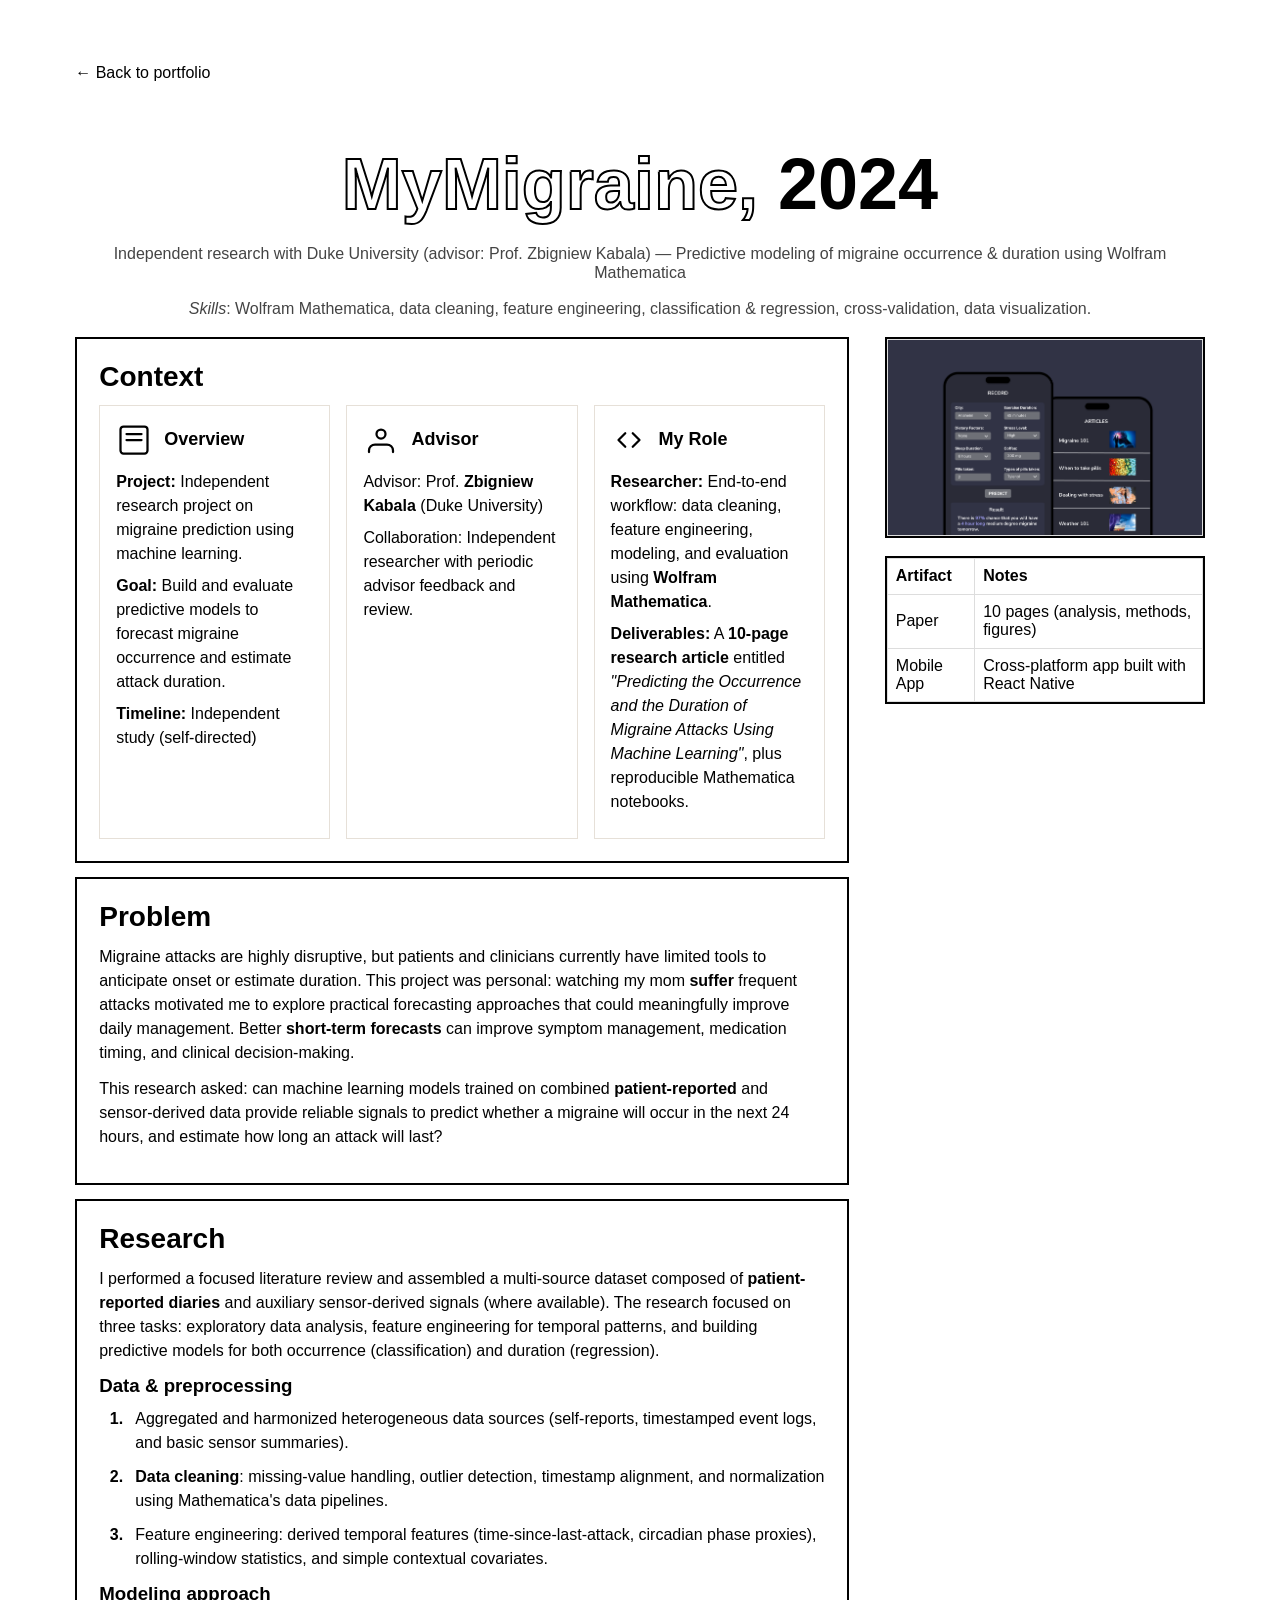
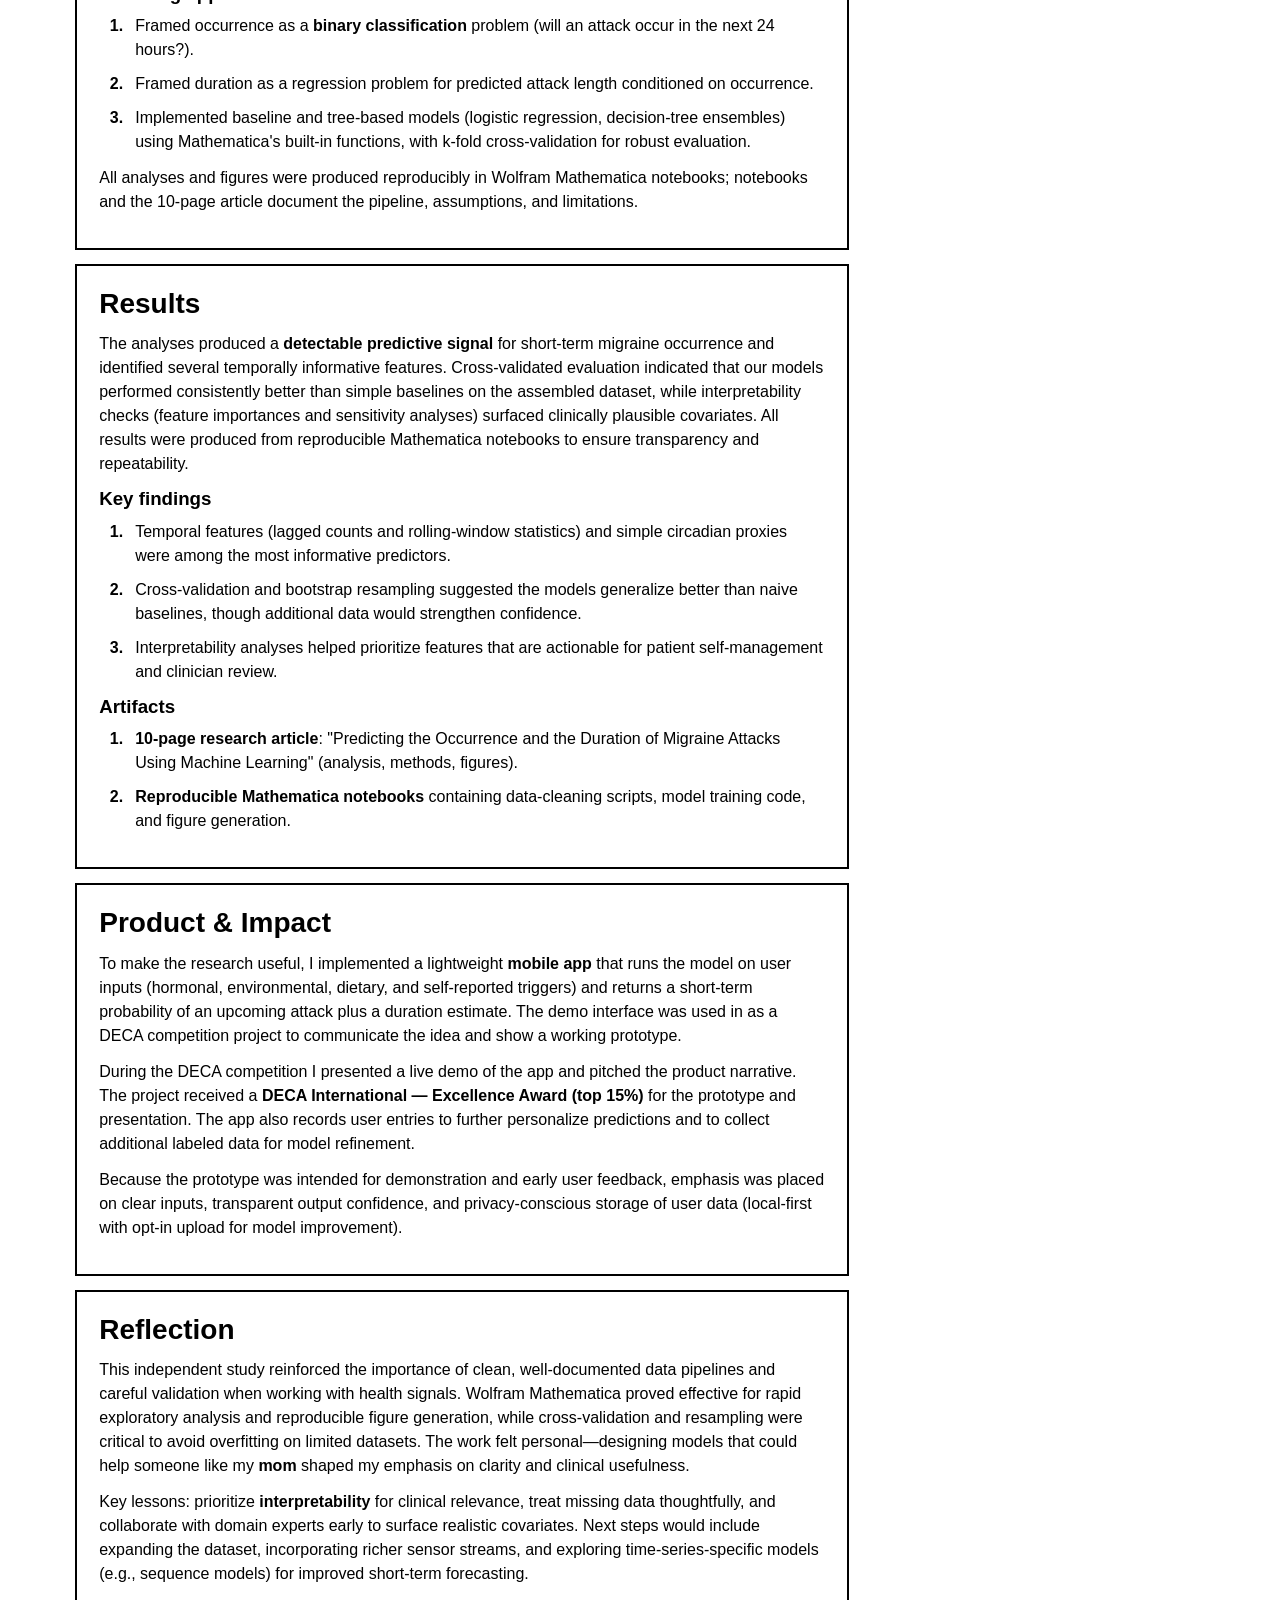
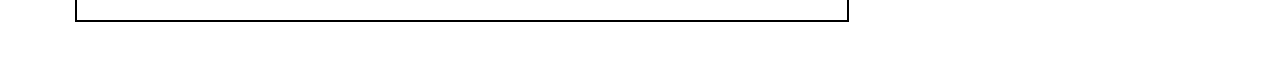
<file: mymigraine.html>
<!DOCTYPE html>
<html lang="en">

<head>
    <meta charset="utf-8">
    <meta name="viewport" content="width=device-width,initial-scale=1">
    <title>MyMigraine — ML research</title>
    <link rel="stylesheet" href="./css/common.css">
    <link rel="stylesheet" href="./css/normalize.css">
    <link rel="stylesheet" href="./css/index.css">
    <style>
        /* Case study specific tweaks that follow the existing aesthetic */
        body {
            display: block;
            font-family: Arial, Helvetica, sans-serif;
        }

        .case-container {
            width: min(92vw, 1000px);
            margin: 40px auto;
            padding: 24px;
        }

        #case-title {
            font-size: clamp(36px, 6vw, 72px);
            text-align: center;
            margin-bottom: 20px;
        }

        #case-title span {
            color: white;
            -webkit-text-stroke-width: 2px;
            -webkit-text-stroke-color: black;
        }

        .case-meta {
            text-align: center;
            color: #444;
            margin-bottom: 18px;
        }

        .case-grid {
            display: grid;
            grid-template-columns: 1fr;
            gap: 24px;
            align-items: start;
            grid-template-areas: "aside" "main";
        }

        /* make left/right balanced and adaptive on wider screens */
        @media (min-width: 800px) {
            .case-grid {
                grid-template-columns: 1fr minmax(300px, 420px);
                gap: 32px;
                grid-template-areas: "main aside";
            }

            .case-container {
                width: min(92vw, 1100px);
            }
        }

        @media (min-width: 1200px) {
            .case-grid {
                grid-template-columns: 1fr 420px;
                gap: 36px;
            }

            .case-container {
                width: min(92vw, 1200px);
            }
        }

        .case-section {
            background: #fff;
            padding: 22px;
            border: 2px solid #000;
            margin-bottom: 14px;
        }

        /* spacing for headings and text for better vertical rhythm */
        .case-section h2 {
            margin: 0 0 12px 0;
            font-size: clamp(18px, 2.8vw, 28px);
        }

        .case-section h3,
        .case-section h4 {
            margin: 0 0 10px 0;
        }

        .case-section p,
        .case-section li,
        .case-section ol,
        .case-section ul {
            margin-bottom: 12px;
            line-height: 1.5;
        }

        /* Restore list markers for case study lists (override global reset) */
        /* Restore list markers for case study lists (override global reset) */
        .case-section ol {
            list-style: decimal outside;
            list-style-type: decimal;
            list-style-position: outside;
            padding-left: 1.75rem;
            margin-left: 0;
        }

        .case-section ul {
            list-style: disc outside;
            list-style-type: disc;
            list-style-position: outside;
            padding-left: 1.75rem;
            margin-left: 0;
        }

        .case-section ol li,
        .case-section ul li {
            display: list-item;
            margin-bottom: 10px;
        }

        /* marker styling (numbers/bullets) */
        .case-section li::marker {
            color: #000;
            font-weight: 600;
            font-size: 1em;
        }

        /* Fallback using CSS counters so markers appear even if global reset hides them */
        .case-section ol {
            counter-reset: cs-counter;
        }

        .case-section ol li {
            counter-increment: cs-counter;
            position: relative;
        }

        .case-section ol li::before {
            content: counter(cs-counter) ".";
            position: absolute;
            left: -1.5rem;
            width: 1.25rem;
            text-align: right;
            color: #000;
            font-weight: 600;
            display: inline-block;
        }

        .case-section ul li::before {
            content: "•";
            position: absolute;
            left: -1.25rem;
            width: 1rem;
            text-align: center;
            color: #000;
            font-weight: 600;
            display: inline-block;
        }

        .case-section ol li,
        .case-section ul li {
            padding-left: 0.5rem;
        }

        /* Context 3-column inline layout */
        /* Context cards layout (polished) */
        .context-cards {
            display: grid;
            grid-template-columns: 1fr;
            gap: 16px;
        }

        @media (min-width: 720px) {
            .context-cards {
                grid-template-columns: repeat(3, 1fr);
            }
        }

        .context-card {
            background: #fff;
            border: 1px solid #e6e0d8;
            padding: 16px;
            display: flex;
            flex-direction: column;
            gap: 12px;
        }

        @media (min-width: 720px) {
            .context-card {
                min-height: 160px;
            }
        }

        .card-head {
            display: flex;
            align-items: center;
            gap: 12px;
        }

        .card-icon {
            flex: 0 0 auto;
        }

        .card-head h4 {
            margin: 0;
            font-size: 18px;
        }

        .card-body p {
            margin: 0 0 8px 0;
        }

        .muted {
            color: #666;
            font-size: 0.95em;
        }

        .case-image {
            display: block;
            max-width: 100%;
            height: auto;
            border: 1px solid #ddd;
            margin-bottom: 12px;
        }

        /* Research images side-by-side on wider screens; keep same height and avoid cropping */
        .sidebyside-images {
            display: flex;
            gap: 12px;
            align-items: flex-start;
        }

        .sidebyside-item {
            width: 50%;
            overflow: hidden;
        }

        .sidebyside-item .case-image {
            width: 100%;
            height: auto;
            display: block;
            object-fit: contain;
        }

        @media (max-width: 700px) {
            .sidebyside-images {
                flex-direction: column;
            }

            .sidebyside-item {
                width: 100%;
            }
        }

        .placeholder {
            background: linear-gradient(135deg, #f6f0e9, #efe7dd);
            display: flex;
            align-items: center;
            justify-content: center;
            color: #444;
            font-weight: 700;
        }

        /* ensure aside content is spaced evenly and adapts */
        .case-grid aside {
            display: flex;
            flex-direction: column;
            gap: 18px;
            align-items: stretch;
            grid-area: aside;
        }

        .main-area {
            grid-area: main;
        }

        /* keep aside visible at the top on large screens */
        @media (min-width: 800px) {
            .case-grid aside {
                position: sticky;
                top: 20px;
            }
        }

        .case-grid aside .case-section {
            margin: 0;
        }

        table {
            width: 100%;
            border-collapse: collapse;
        }

        table th,
        table td {
            border: 1px solid #ddd;
            padding: 8px;
            text-align: left;
        }

        .back-link {
            display: inline-block;
            margin-bottom: 12px;
        }

        @media(min-width:800px) {
            .case-grid {
                grid-template-columns: 1fr 320px;
            }
        }
    </style>
</head>

<body>
    <div class="case-container">
        <a class="back-link" href="./index.html">← Back to portfolio</a>
        <h1 id="case-title"><span>MyMigraine,</span> 2024</h1>
        <p class="case-meta">Independent research with Duke University (advisor: Prof. Zbigniew Kabala) — Predictive
            modeling of migraine occurrence & duration using Wolfram Mathematica</p>
        <p class="case-meta"><em>Skills</em>: Wolfram Mathematica, data cleaning, feature engineering, classification
            &amp;
            regression, cross-validation, data visualization.</p>

        <div class="case-grid">
            <div class="main-area">
                <section class="case-section">
                    <h2>Context</h2>
                    <!-- Research 3-card layout: Overview | Advisor | My Role -->
                    <div class="context-cards" role="group" aria-label="Project context: overview, advisor, role">
                        <div class="context-card">
                            <div class="card-head">
                                <svg class="card-icon" width="36" height="36" viewBox="0 0 24 24" fill="none"
                                    xmlns="http://www.w3.org/2000/svg" aria-hidden="true">
                                    <rect x="3" y="3" width="18" height="18" rx="2" stroke="#000" stroke-width="1.5"
                                        fill="#fff" />
                                    <path d="M7 8h10" stroke="#000" stroke-width="1.5" stroke-linecap="round" />
                                    <path d="M7 12h10" stroke="#000" stroke-width="1.5" stroke-linecap="round" />
                                </svg>
                                <h4>Overview</h4>
                            </div>
                            <div class="card-body">
                                <p><strong>Project:</strong> Independent research project on migraine prediction using
                                    machine learning.</p>
                                <p><strong>Goal:</strong> Build and evaluate predictive models to forecast migraine
                                    occurrence and estimate attack duration.</p>
                                <p><strong>Timeline:</strong> Independent study (self-directed)</p>
                            </div>
                        </div>

                        <div class="context-card">
                            <div class="card-head">
                                <svg class="card-icon" width="36" height="36" viewBox="0 0 24 24" fill="none"
                                    xmlns="http://www.w3.org/2000/svg" aria-hidden="true">
                                    <circle cx="12" cy="8" r="3" stroke="#000" stroke-width="1.5" fill="#fff" />
                                    <path d="M4 20v-1a4 4 0 0 1 4-4h8a4 4 0 0 1 4 4v1" stroke="#000" stroke-width="1.5"
                                        stroke-linecap="round" stroke-linejoin="round" />
                                </svg>
                                <h4>Advisor</h4>
                            </div>
                            <div class="card-body">
                                <p>Advisor: Prof. <strong>Zbigniew Kabala</strong> (Duke University)</p>
                                <p>Collaboration: Independent researcher with periodic advisor feedback and review.</p>
                            </div>
                        </div>

                        <div class="context-card">
                            <div class="card-head">
                                <svg class="card-icon" width="36" height="36" viewBox="0 0 24 24" fill="none"
                                    xmlns="http://www.w3.org/2000/svg" aria-hidden="true">
                                    <path d="M9.5 7.5L5 12l4.5 4.5" stroke="#000" stroke-width="1.5"
                                        stroke-linecap="round" stroke-linejoin="round" fill="none" />
                                    <path d="M14.5 7.5L19 12l-4.5 4.5" stroke="#000" stroke-width="1.5"
                                        stroke-linecap="round" stroke-linejoin="round" fill="none" />
                                </svg>
                                <h4>My Role</h4>
                            </div>
                            <div class="card-body">
                                <p><strong>Researcher:</strong> End-to-end workflow: data cleaning, feature engineering,
                                    modeling, and evaluation using <strong>Wolfram Mathematica</strong>.</p>
                                <p><strong>Deliverables:</strong> A <strong>10-page research article</strong> entitled
                                    <em>"Predicting the Occurrence and the Duration of Migraine Attacks Using Machine
                                        Learning"</em>, plus reproducible Mathematica notebooks.
                                </p>
                            </div>
                        </div>
                    </div>
                </section>

                <section class="case-section">
                    <h2>Problem</h2>
                    <p>Migraine attacks are highly disruptive, but patients and clinicians currently have limited tools
                        to anticipate onset or estimate duration. This project was personal: watching my mom
                        <strong>suffer</strong> frequent attacks motivated me to explore practical forecasting
                        approaches that could meaningfully improve daily management. Better <strong>short-term
                            forecasts</strong> can improve symptom management, medication timing, and clinical
                        decision-making.
                    </p>
                    <p>This research asked: can machine learning models trained on combined
                        <strong>patient-reported</strong> and sensor-derived data provide reliable signals to predict
                        whether a migraine will occur in the next 24 hours, and estimate how long an attack will last?
                    </p>
                </section>

                <section class="case-section">
                    <h2>Research</h2>
                    <p>I performed a focused literature review and assembled a multi-source dataset composed of
                        <strong>patient-reported diaries</strong> and auxiliary sensor-derived signals (where
                        available). The research focused on three tasks: exploratory data analysis, feature engineering
                        for temporal patterns, and building predictive models for both occurrence (classification) and
                        duration (regression).
                    </p>

                    <h3>Data & preprocessing</h3>
                    <ol>
                        <li>Aggregated and harmonized heterogeneous data sources (self-reports, timestamped event logs,
                            and basic sensor summaries).</li>
                        <li><strong>Data cleaning</strong>: missing-value handling, outlier detection, timestamp
                            alignment, and normalization using Mathematica's data pipelines.</li>
                        <li>Feature engineering: derived temporal features (time-since-last-attack, circadian phase
                            proxies), rolling-window statistics, and simple contextual covariates.</li>
                    </ol>

                    <h3>Modeling approach</h3>
                    <ol>
                        <li>Framed occurrence as a <strong>binary classification</strong> problem (will an attack occur
                            in the next 24 hours?).</li>
                        <li>Framed duration as a regression problem for predicted attack length conditioned on
                            occurrence.</li>
                        <li>Implemented baseline and tree-based models (logistic regression, decision-tree ensembles)
                            using Mathematica's built-in functions, with k-fold cross-validation for robust evaluation.
                        </li>
                    </ol>

                    <p class="case-note">All analyses and figures were produced reproducibly in Wolfram Mathematica
                        notebooks; notebooks and the 10-page article document the pipeline, assumptions, and
                        limitations.</p>
                </section>

                <!-- Idea section intentionally removed to focus on research and results -->

                <section class="case-section">
                    <h2>Results</h2>

                    <p>The analyses produced a <strong>detectable predictive signal</strong> for short-term migraine
                        occurrence and identified several temporally informative features. Cross-validated evaluation
                        indicated that our models performed consistently better than simple baselines on the assembled
                        dataset, while interpretability checks (feature importances and sensitivity analyses) surfaced
                        clinically plausible covariates. All results were produced from reproducible Mathematica
                        notebooks to ensure transparency and repeatability.</p>

                    <h3>Key findings</h3>
                    <ol>
                        <li>Temporal features (lagged counts and rolling-window statistics) and simple circadian proxies
                            were among the most informative predictors.</li>
                        <li>Cross-validation and bootstrap resampling suggested the models generalize better than naive
                            baselines, though additional data would strengthen confidence.</li>
                        <li>Interpretability analyses helped prioritize features that are actionable for patient
                            self-management and clinician review.</li>
                    </ol>

                    <h3>Artifacts</h3>
                    <ol>
                        <li><strong>10-page research article</strong>: "Predicting the Occurrence and the Duration of
                            Migraine Attacks Using Machine Learning" (analysis, methods, figures).</li>
                        <li><strong>Reproducible Mathematica notebooks</strong> containing data-cleaning scripts, model
                            training code, and figure generation.</li>
                    </ol>
                </section>

                <section class="case-section">
                    <h2>Product & Impact</h2>
                    <p>To make the research useful, I implemented a lightweight <strong>mobile app</strong> that runs
                        the model on user inputs (hormonal, environmental, dietary, and self-reported triggers) and
                        returns a short-term probability of an upcoming attack plus a duration estimate. The demo
                        interface was used in as a DECA competition project to communicate the idea and show a working
                        prototype.</p>

                    <p>During the DECA competition I presented a live demo of the app and pitched the product narrative.
                        The project received a <strong>DECA International — Excellence Award (top 15%)</strong> for the
                        prototype and presentation. The app also records user entries to further personalize predictions
                        and to collect additional labeled data for model refinement.</p>

                    <p>Because the prototype was intended for demonstration and early user feedback, emphasis was placed
                        on clear inputs, transparent output confidence, and privacy-conscious storage of user data
                        (local-first with opt-in upload for model improvement).</p>
                </section>

                <section class="case-section">
                    <h2>Reflection</h2>
                    <p>This independent study reinforced the importance of clean, well-documented data pipelines and
                        careful validation when working with health signals. Wolfram Mathematica proved effective for
                        rapid exploratory analysis and reproducible figure generation, while cross-validation and
                        resampling were critical to avoid overfitting on limited datasets. The work felt
                        personal—designing models that could help someone like my <strong>mom</strong> shaped my
                        emphasis on clarity and clinical usefulness.</p>
                    <p>Key lessons: prioritize <strong>interpretability</strong> for clinical relevance, treat missing
                        data thoughtfully, and collaborate with domain experts early to surface realistic covariates.
                        Next steps would include expanding the dataset, incorporating richer sensor streams, and
                        exploring time-series-specific models (e.g., sequence models) for improved short-term
                        forecasting.</p>
                </section>


            </div>

            <aside>
                <div class="case-section" style="padding:0; margin:0;">
                    <img class="case-image" style="padding:0; margin:0;" src="./images/MyMigraine.png"
                        alt="MyMigraine cover" loading="lazy">
                </div>

                <div class="case-section" style="padding:0; margin:0;">
                    <table>
                        <thead>
                            <tr>
                                <th>Artifact</th>
                                <th>Notes</th>
                            </tr>
                        </thead>
                        <tbody>
                            <tr>
                                <td>Paper</td>
                                <td>10 pages (analysis, methods, figures)</td>
                            </tr>
                            <tr>
                                <td>Mobile App</td>
                                <td>Cross-platform app built with React Native</td>
                            </tr>
                        </tbody>
                    </table>
                </div>
            </aside>
        </div>

    </div>
</body>

</html>
</file>
<file: css/common.css>
* {
    margin: 0;
    padding: 0;
}

li {
    list-style: none;
}

img {
    vertical-align: middle;
}

a {
    text-decoration: none;
    color: #000;
}

.clear-fix:after {
    content: "";
    display: block;
    clear: both;
}

/* Hide scrollbar for Chrome, Safari and Opera */
/* body::-webkit-scrollbar {
    display: none;
} */
/* Hide scrollbar for IE, Edge and Firefox */
/* body {
    -ms-overflow-style: none;
    scrollbar-width: none;
} */

body {
    overflow-y: overlay;
    font-family:'Franklin Gothic Medium', 'Arial Narrow', Arial, sans-serif;
 }

/* Responsive helper rules */
html {
    box-sizing: border-box;
    -webkit-font-smoothing: antialiased;
    -moz-osx-font-smoothing: grayscale;
}
*, *:before, *:after { box-sizing: inherit; }

/* Make images scale nicely */
/* img { max-width: 100%; height: auto; display: block; } */

/* Allow vertical scrollbar without layout shift on small screens */
body { -webkit-overflow-scrolling: touch; }
</file>
<file: css/index.css>
/* ========== BASE STYLES ========== */
body {
  display: grid;
  place-items: center;
  font-family: Arial, Helvetica, sans-serif;
}

/* ensure 100vh calculations are consistent */
html, body { height: 100%; }

/* ========== TYPOGRAPHY ========== */
#root {
  width: 100%;
  /* make hero exactly viewport height so following content is off-screen */
  height: 100vh;
  display: flex;
  flex-direction: column;
  align-items: center;
  justify-content: center;
  padding: clamp(12px, 3vw, 36px);
  overflow: hidden; /* never reveal below-the-fold content */
}

#name {
  /* fluid scale: clamps keep the look across sizes */
  font-size: clamp(48px, 8vw, 128px);
  margin-top: clamp(30vh, 20vh, 30vh);
  margin-bottom: 20px;
  text-align: center;
}

#name span {
  color: white;
  -webkit-text-stroke-width: 2px;
  -webkit-text-stroke-color: black;
}

#introduction {
  width: min(86vw, 1000px);
  font-size: clamp(16px, 2.2vw, 24px);
  text-align: center;
  line-height: clamp(1.3rem, 2.4vw, 2.5rem);
  padding-bottom: clamp(80px, 12vw, 160px);
  margin: 0 auto;
}

#project-container h2 {
  font-size: clamp(28px, 5.5vw, 68px);
  padding-bottom: clamp(24px, 4vw, 50px);
  text-align: center;
}

.image-title {
  font-size: clamp(14px, 1.6vw, 24px);
  margin-top: 10px;
  text-align: center;
}

.text-overlay {
  font-size: clamp(20px, 4vw, 48px);
  font-weight: bold;
  color: black;
  text-align: center;
}

#contactMe, #skills {
  font-size: clamp(18px, 2.2vw, 30px);
}

#skills{
  padding-bottom: 20px;
}

#arrow-container p {
  font-size: clamp(12px, 1.6vw, 18px);
  padding-bottom: 12px;
  /* force single line */
  white-space: nowrap;
  overflow: hidden;
  text-overflow: ellipsis;
}

/* ========== LAYOUT ========== */
#project-container {
  width: min(92vw, 1200px);
}

#project-container ul {
  width: 100%;
  display: grid;
  grid-template-columns: repeat(2, 1fr);
  gap: clamp(12px, 2vw, 36px);
  align-items: start;
}

#project-container li {
  width: 100%;
  position: relative;
}

.image-container {
  position: relative;
  width: 100%;
  /* use aspect-ratio to keep consistent tile shapes */
  aspect-ratio: 14 / 9;
  border: 2px black solid;
  overflow: hidden;
}

.text-overlay {
  position: absolute;
  inset: 0;
  display: grid;
  place-items: center;
  opacity: 0;
  background: rgba(255,255,255,0.6);
}

#arrow-container {
  display: grid;
  place-items: center;
  width: min(240px, 20vw);
  margin: 0 auto;
}

#arrow-container img {
  padding-bottom: clamp(40px, 12vw, 140px);
}

#footer-wrapper {
  width: min(92vw, 1200px);
  margin: 0 auto;
}
footer {
  display: flex;
  justify-content: space-between;
  align-items: flex-start;
  width: 100%;
  padding: clamp(40px, 6vw, 80px) 0;
  gap: 20px;
}
footer > div {
  display: grid;
  place-items: center;
  flex: 1 1 0;
}

#links {
  display: flex;
  margin-top: 30px;
  padding-left: 18px;
  gap: 15px;
  height: 50px;
  align-items: center;
}

#skills-container {
  width: min(500px, 40%);
  flex: 1;
  min-width: 0;
}

/* ========== IMAGE EFFECTS ========== */
.image2 {
  position: absolute;
  top: 0;
  left: 0;
  width: 100%;
  height: 100%;
  object-fit: cover;
  opacity: 1;
  transition: opacity 0.3s ease-in-out;
}

/* enhanced hover: dim image slightly and show a dark overlay with title + blurb + CTA */
.image-container { --overlay-bg: rgba(0,0,0,0.95); }
.image-container .text-overlay {
  position: absolute;
  inset: 0;
  display: grid;
  place-items: center;
  background: linear-gradient(var(--overlay-bg), var(--overlay-bg));
  opacity: 0;
  transition: opacity 220ms ease;
}

.image-container .hover-content { color: #fff; text-align: center; transform: translateY(6px); transition: transform 220ms ease; padding: 12px; }
.image-container .hover-content h3 { margin: 0; font-size: clamp(16px, 2.5vw, 22px); font-weight: 800; }
.image-container .hover-content .hover-blurb { margin: 6px 0 0 0; font-size: clamp(12px, 1.8vw, 14px); opacity: 0.95; }
.image-container .hover-content .hover-cta { display: inline-block; margin-top: 10px; padding: 8px 12px; border: 1px solid #fff; border-radius: 6px; font-weight:700; background: transparent; }

.image-container:hover .text-overlay { opacity: 1; }
.image-container:hover .hover-content { transform: none; }
.image-container:hover .image2 { opacity: 0.3; transform: scale(1.03); transition: opacity 220ms ease, transform 260ms ease; }

/* ========== SOCIAL ICONS ========== */
.social-links {
  display: flex;
  gap: 20px;
  justify-content: center;
  align-items: center;
  margin-top: 30px;
}

.social-icon {
  position: relative;
  display: inline-block;
  width: 40px;
  height: 40px;
  transition: transform 0.3s ease;
}

.social-icon:hover {
  transform: scale(1.1);
}

.social-icon img {
  position: absolute;
  width: 100%;
  height: 100%;
  transition: opacity 0.3s ease;
  object-fit: contain;
  will-change: opacity;
}

.social-icon .color-version {
  opacity: 0;
}

.social-icon:hover .black-version {
  opacity: 0;
}

.social-icon:hover .color-version {
  opacity: 1;
}

/* Specific icon adjustments */
#instagram .black-version,
#instagram .color-version { width: 40px; }
#linkedin .black-version { width: 32px; }
#github .black-version { width: 32px; }

/* make icons scale on small screens */
.social-icon { width: clamp(28px, 5vw, 48px); height: clamp(28px, 5vw, 48px); }
.social-icon img { width: 100%; height: 100%; }

/* ========== RESPONSIVE BREAKPOINTS ========== */
@media (max-width: 900px) {
  #project-container ul { grid-template-columns: 1fr; }
  footer { flex-direction: column; gap: 24px; align-items: center; }
  #skills-container { width: 100%; }
}

@media (prefers-reduced-motion: reduce) {
  .image2, .social-icon, .social-icon img { transition: none !important; }
}

@media (prefers-reduced-motion: reduce) {
  .image-container .image2 { transform: none !important; }
  .image-container .text-overlay { transition: none !important; }
}

/* ========== UTILITIES ========== */
.css-transitions-only-after-page-load * {
  -webkit-transition: none !important;
  -moz-transition: none !important;
  -ms-transition: none !important;
  -o-transition: none !important;
  transition: none !important;
}
</file>
